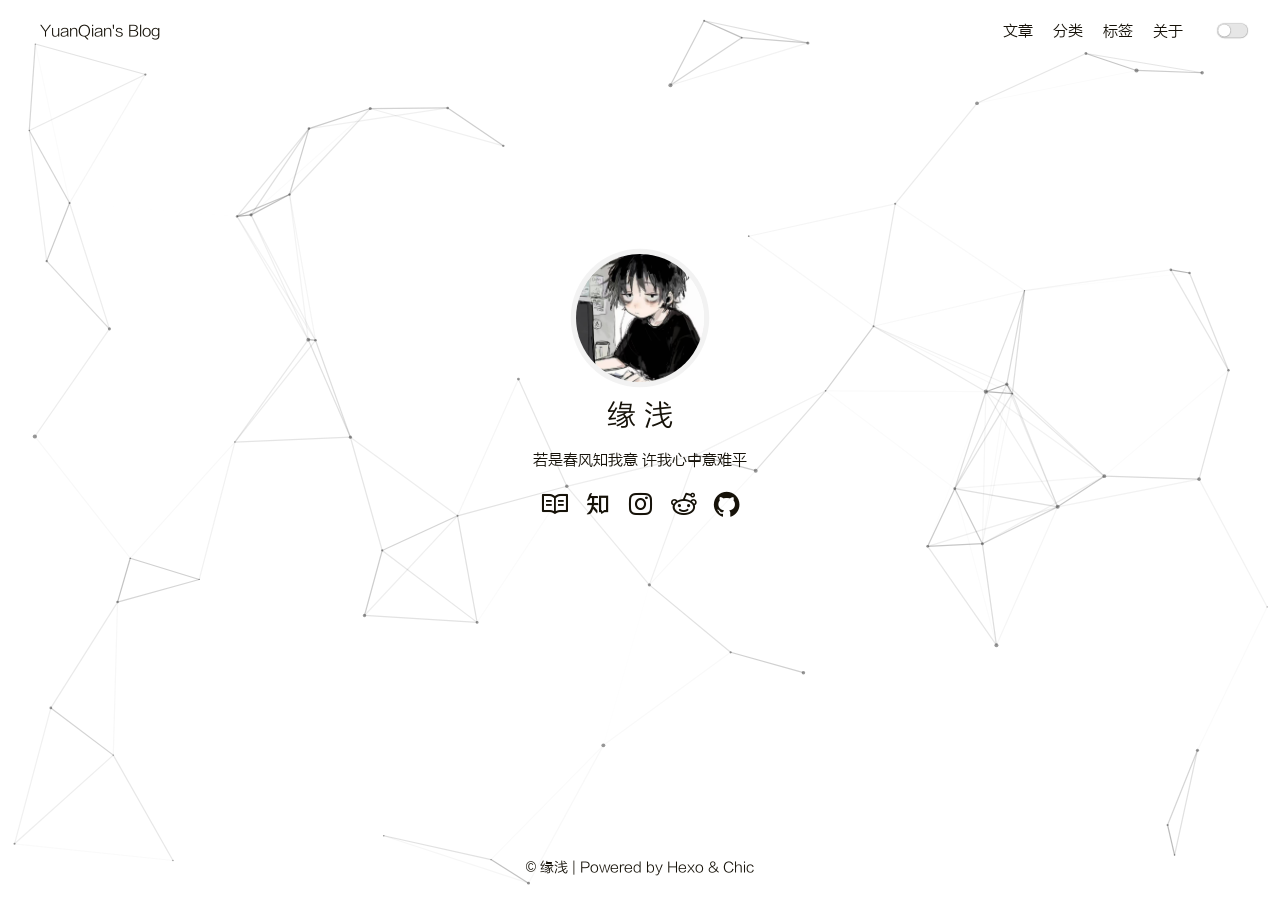
<file: index.html>
<!DOCTYPE html>
<html lang="zh-CN">

<head>
    <meta charset="UTF-8">
<meta name="viewport"
      content="width=device-width, initial-scale=1.0, maximum-scale=1.0, minimum-scale=1.0">
<meta http-equiv="X-UA-Compatible" content="ie=edge">

    <meta name="author" content="缘浅">



    <meta name="description" content="若是春风知我意 许我心中意难平">



<title>YuanQian&#39;s Blog</title>



    <link rel="icon" href="/favicon.ico">




    <!-- stylesheets list from _config.yml -->
    
    <link rel="stylesheet" href="/css/style.css">
    



    <!-- scripts list from _config.yml -->
    
    <script src="/js/script.js"></script>
    
    <script src="/js/tocbot.min.js"></script>
    
    <script src="/js/background.js"></script>
    



    
    
        
    


<meta name="generator" content="Hexo 8.1.2"></head>

<body>
    <script>
        // this function is used to check current theme before page loaded.
        (() => {
            const currentTheme = window.localStorage && window.localStorage.getItem('theme') || '';
            const isDark = currentTheme === 'dark';
            const pagebody = document.getElementsByTagName('body')[0]
            if (isDark) {
                pagebody.classList.add('dark-theme');
                // mobile
                document.getElementById("mobile-toggle-theme").innerText = "· Dark"
            } else {
                pagebody.classList.remove('dark-theme');
                // mobile
                document.getElementById("mobile-toggle-theme").innerText = "· Light"
            }
        })();
    </script>

    <div class="wrapper">
        <header>
    <nav class="navbar">
        <div class="container">
            <div class="navbar-header header-logo"><a href="/">YuanQian&#39;s Blog</a></div>
            <div class="menu navbar-right">
                
                    <a class="menu-item" href="/archives">文章</a>
                
                    <a class="menu-item" href="/category">分类</a>
                
                    <a class="menu-item" href="/tag">标签</a>
                
                    <a class="menu-item" href="/about">关于</a>
                
                <input id="switch_default" type="checkbox" class="switch_default">
                <label for="switch_default" class="toggleBtn"></label>
            </div>
        </div>
    </nav>

    
    <nav class="navbar-mobile" id="nav-mobile">
        <div class="container">
            <div class="navbar-header">
                <div>
                    <a href="/">YuanQian&#39;s Blog</a><a id="mobile-toggle-theme">·&nbsp;Light</a>
                </div>
                <div class="menu-toggle" onclick="mobileBtn()">&#9776; Menu</div>
            </div>
            <div class="menu" id="mobile-menu">
                
                    <a class="menu-item" href="/archives">文章</a>
                
                    <a class="menu-item" href="/category">分类</a>
                
                    <a class="menu-item" href="/tag">标签</a>
                
                    <a class="menu-item" href="/about">关于</a>
                
            </div>
        </div>
    </nav>

</header>
<script>
    var mobileBtn = function f() {
        var toggleMenu = document.getElementsByClassName("menu-toggle")[0];
        var mobileMenu = document.getElementById("mobile-menu");
        if(toggleMenu.classList.contains("active")){
           toggleMenu.classList.remove("active")
            mobileMenu.classList.remove("active")
        }else{
            toggleMenu.classList.add("active")
            mobileMenu.classList.add("active")
        }
    }
</script>
            <div class="main">
                
    <canvas id="bg-canvas"></canvas>
    <div class="container">
    <div class="intro">
        <div class="avatar">
            <a href="/"><img src="/image/mypicture.jpeg"></a>
        </div>
        <div class="nickname">缘 浅</div>
        <div class="description"><p>若是春风知我意 许我心中意难平</p>
</div>
        <div class="links">
            
                
                    <a class="link-item" title="Blog" href="/archives">
                        
                        
                            <i class="iconfont icon-blog"></i>
                        
                    </a>
                
                    <a class="link-item" title="ZhiHu" target="_blank" rel="noopener" href="https://www.zhihu.com/people/sirice">
                        
                        
                            <i class="iconfont icon-zhihu"></i>
                        
                    </a>
                
                    <a class="link-item" title="Instagram" href="">
                        
                        
                            <i class="iconfont icon-instagram"></i>
                        
                    </a>
                
                    <a class="link-item" title="Reddit" href="">
                        
                        
                            <i class="iconfont icon-reddit"></i>
                        
                    </a>
                
                    <a class="link-item" title="Github" target="_blank" rel="noopener" href="https://github.com/yuanqian-zyh">
                        
                        
                            <i class="iconfont icon-github"></i>
                        
                    </a>
                
            
        </div>
    </div>
</div>



            </div>
            <footer id="footer" class="footer">
    <div class="copyright">
        <span>© 缘浅 | Powered by <a href="https://hexo.io" target="_blank">Hexo</a> & <a href="https://github.com/Siricee/hexo-theme-Chic" target="_blank">Chic</a></span>
    </div>
</footer>

    </div>
</body>

</html>
</file>
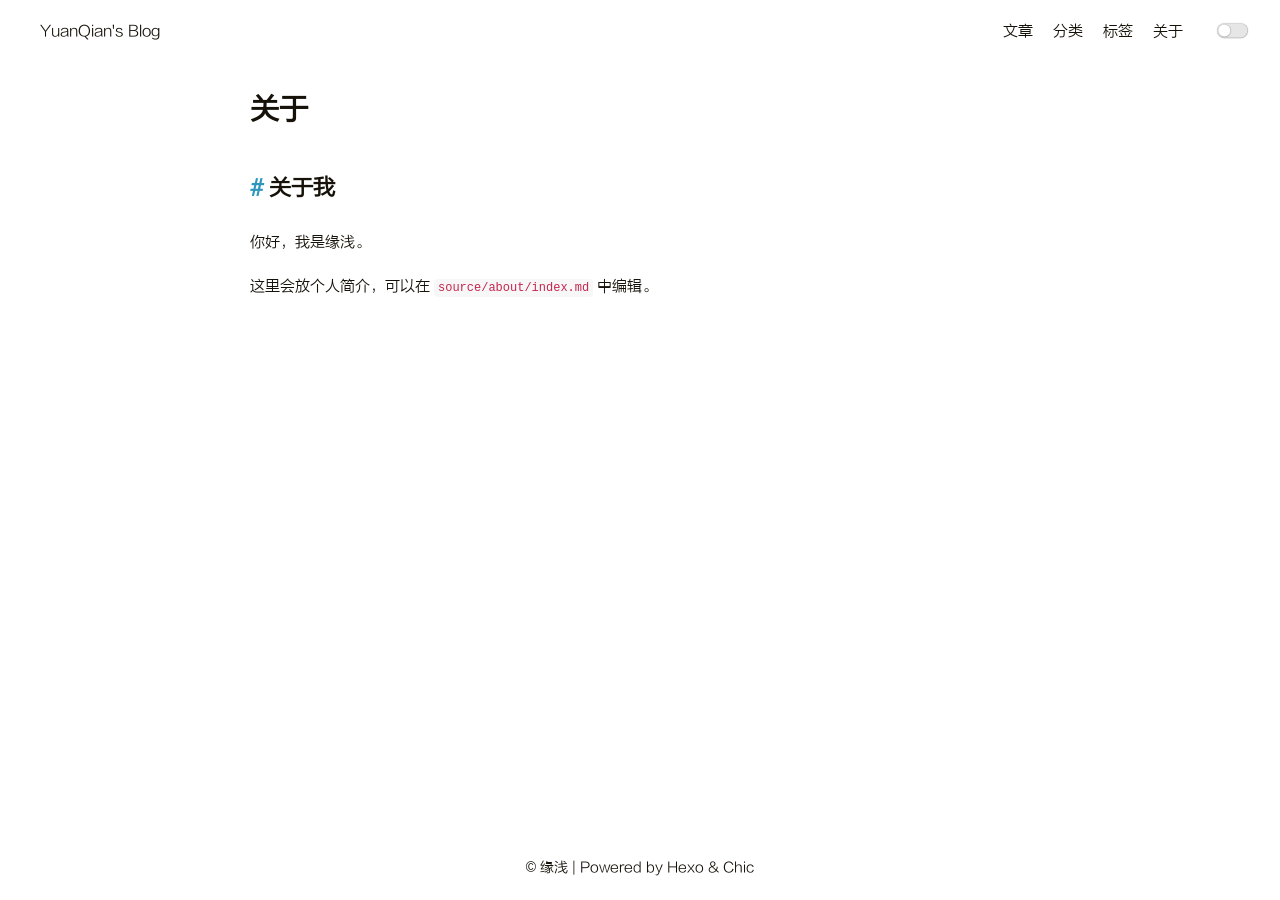
<file: about/index.html>
<!DOCTYPE html>
<html lang="zh-CN">

<head>
    <meta charset="UTF-8">
<meta name="viewport"
      content="width=device-width, initial-scale=1.0, maximum-scale=1.0, minimum-scale=1.0">
<meta http-equiv="X-UA-Compatible" content="ie=edge">

    <meta name="author" content="缘浅">



    <meta name="description" content="若是春风知我意 许我心中意难平">



<title>关于 | YuanQian&#39;s Blog</title>



    <link rel="icon" href="/favicon.ico">




    <!-- stylesheets list from _config.yml -->
    
    <link rel="stylesheet" href="/css/style.css">
    



    <!-- scripts list from _config.yml -->
    
    <script src="/js/script.js"></script>
    
    <script src="/js/tocbot.min.js"></script>
    
    <script src="/js/background.js"></script>
    



    
    
        
    


<meta name="generator" content="Hexo 8.1.2"></head>

<body>
    <script>
        // this function is used to check current theme before page loaded.
        (() => {
            const currentTheme = window.localStorage && window.localStorage.getItem('theme') || '';
            const isDark = currentTheme === 'dark';
            const pagebody = document.getElementsByTagName('body')[0]
            if (isDark) {
                pagebody.classList.add('dark-theme');
                // mobile
                document.getElementById("mobile-toggle-theme").innerText = "· Dark"
            } else {
                pagebody.classList.remove('dark-theme');
                // mobile
                document.getElementById("mobile-toggle-theme").innerText = "· Light"
            }
        })();
    </script>

    <div class="wrapper">
        <header>
    <nav class="navbar">
        <div class="container">
            <div class="navbar-header header-logo"><a href="/">YuanQian&#39;s Blog</a></div>
            <div class="menu navbar-right">
                
                    <a class="menu-item" href="/archives">文章</a>
                
                    <a class="menu-item" href="/category">分类</a>
                
                    <a class="menu-item" href="/tag">标签</a>
                
                    <a class="menu-item" href="/about">关于</a>
                
                <input id="switch_default" type="checkbox" class="switch_default">
                <label for="switch_default" class="toggleBtn"></label>
            </div>
        </div>
    </nav>

    
    <nav class="navbar-mobile" id="nav-mobile">
        <div class="container">
            <div class="navbar-header">
                <div>
                    <a href="/">YuanQian&#39;s Blog</a><a id="mobile-toggle-theme">·&nbsp;Light</a>
                </div>
                <div class="menu-toggle" onclick="mobileBtn()">&#9776; Menu</div>
            </div>
            <div class="menu" id="mobile-menu">
                
                    <a class="menu-item" href="/archives">文章</a>
                
                    <a class="menu-item" href="/category">分类</a>
                
                    <a class="menu-item" href="/tag">标签</a>
                
                    <a class="menu-item" href="/about">关于</a>
                
            </div>
        </div>
    </nav>

</header>
<script>
    var mobileBtn = function f() {
        var toggleMenu = document.getElementsByClassName("menu-toggle")[0];
        var mobileMenu = document.getElementById("mobile-menu");
        if(toggleMenu.classList.contains("active")){
           toggleMenu.classList.remove("active")
            mobileMenu.classList.remove("active")
        }else{
            toggleMenu.classList.add("active")
            mobileMenu.classList.add("active")
        }
    }
</script>
            <div class="main">
                <div class="container">
    <article class="post-wrap page">
        
        <h2 class="post-title">关于</h2>
        
        <section class="post-content">
            <h2 id="关于我"><a href="#关于我" class="headerlink" title="关于我"></a>关于我</h2><p>你好，我是缘浅。</p>
<p>这里会放个人简介，可以在 <code>source/about/index.md</code> 中编辑。</p>

        </section>
    </article>
</div>

            </div>
            <footer id="footer" class="footer">
    <div class="copyright">
        <span>© 缘浅 | Powered by <a href="https://hexo.io" target="_blank">Hexo</a> & <a href="https://github.com/Siricee/hexo-theme-Chic" target="_blank">Chic</a></span>
    </div>
</footer>

    </div>
</body>

</html>
</file>
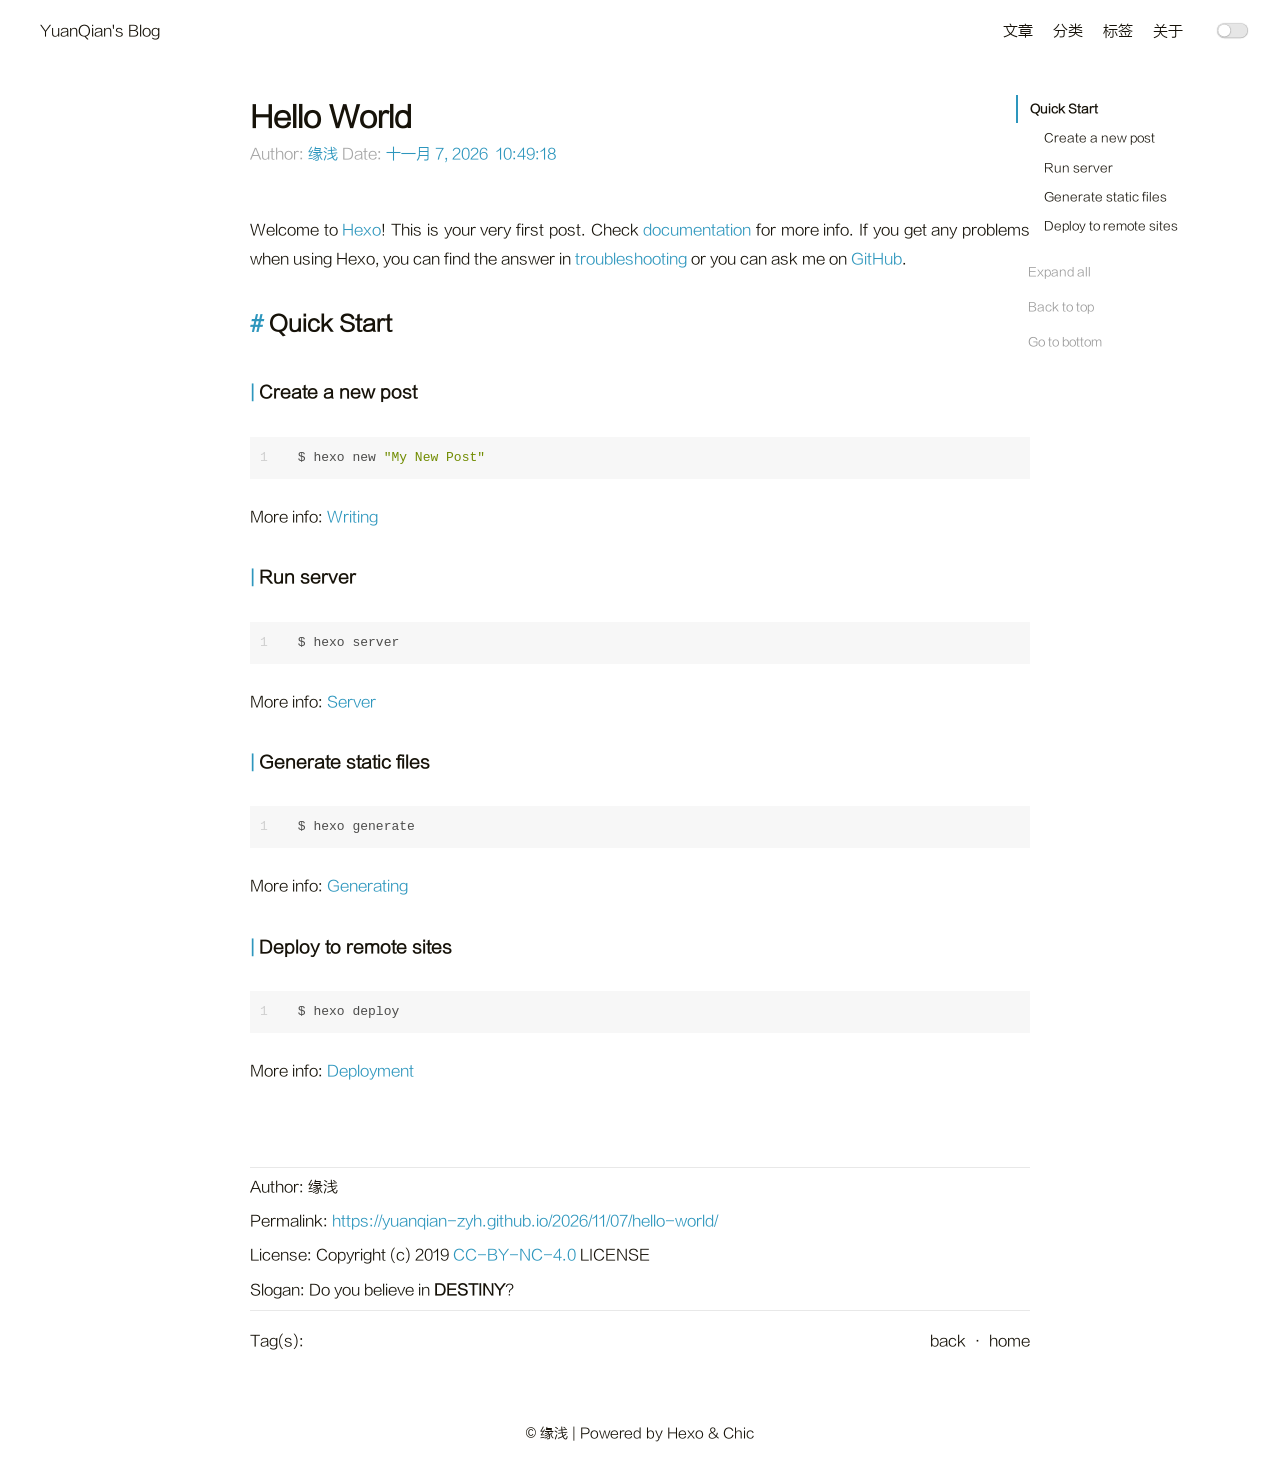
<file: 2026/11/07/hello-world/index.html>
<!DOCTYPE html>
<html lang="zh-CN">

<head>
    <meta charset="UTF-8">
<meta name="viewport"
      content="width=device-width, initial-scale=1.0, maximum-scale=1.0, minimum-scale=1.0">
<meta http-equiv="X-UA-Compatible" content="ie=edge">

    <meta name="author" content="缘浅">



    <meta name="description" content="若是春风知我意 许我心中意难平">



<title>Hello World | YuanQian&#39;s Blog</title>



    <link rel="icon" href="/favicon.ico">




    <!-- stylesheets list from _config.yml -->
    
    <link rel="stylesheet" href="/css/style.css">
    



    <!-- scripts list from _config.yml -->
    
    <script src="/js/script.js"></script>
    
    <script src="/js/tocbot.min.js"></script>
    
    <script src="/js/background.js"></script>
    



    
    
        
    


<meta name="generator" content="Hexo 8.1.2"></head>

<body>
    <script>
        // this function is used to check current theme before page loaded.
        (() => {
            const currentTheme = window.localStorage && window.localStorage.getItem('theme') || '';
            const isDark = currentTheme === 'dark';
            const pagebody = document.getElementsByTagName('body')[0]
            if (isDark) {
                pagebody.classList.add('dark-theme');
                // mobile
                document.getElementById("mobile-toggle-theme").innerText = "· Dark"
            } else {
                pagebody.classList.remove('dark-theme');
                // mobile
                document.getElementById("mobile-toggle-theme").innerText = "· Light"
            }
        })();
    </script>

    <div class="wrapper">
        <header>
    <nav class="navbar">
        <div class="container">
            <div class="navbar-header header-logo"><a href="/">YuanQian&#39;s Blog</a></div>
            <div class="menu navbar-right">
                
                    <a class="menu-item" href="/archives">文章</a>
                
                    <a class="menu-item" href="/category">分类</a>
                
                    <a class="menu-item" href="/tag">标签</a>
                
                    <a class="menu-item" href="/about">关于</a>
                
                <input id="switch_default" type="checkbox" class="switch_default">
                <label for="switch_default" class="toggleBtn"></label>
            </div>
        </div>
    </nav>

    
    <nav class="navbar-mobile" id="nav-mobile">
        <div class="container">
            <div class="navbar-header">
                <div>
                    <a href="/">YuanQian&#39;s Blog</a><a id="mobile-toggle-theme">·&nbsp;Light</a>
                </div>
                <div class="menu-toggle" onclick="mobileBtn()">&#9776; Menu</div>
            </div>
            <div class="menu" id="mobile-menu">
                
                    <a class="menu-item" href="/archives">文章</a>
                
                    <a class="menu-item" href="/category">分类</a>
                
                    <a class="menu-item" href="/tag">标签</a>
                
                    <a class="menu-item" href="/about">关于</a>
                
            </div>
        </div>
    </nav>

</header>
<script>
    var mobileBtn = function f() {
        var toggleMenu = document.getElementsByClassName("menu-toggle")[0];
        var mobileMenu = document.getElementById("mobile-menu");
        if(toggleMenu.classList.contains("active")){
           toggleMenu.classList.remove("active")
            mobileMenu.classList.remove("active")
        }else{
            toggleMenu.classList.add("active")
            mobileMenu.classList.add("active")
        }
    }
</script>
            <div class="main">
                <div class="container">
    
    
        <div class="post-toc">
    <div class="tocbot-list">
    </div>
    <div class="tocbot-list-menu">
        <a class="tocbot-toc-expand" onclick="expand_toc()">Expand all</a>
        <a onclick="go_top()">Back to top</a>
        <a onclick="go_bottom()">Go to bottom</a>
    </div>
</div>

<script>
    document.ready(
        function () {
            tocbot.init({
                tocSelector: '.tocbot-list',
                contentSelector: '.post-content',
                headingSelector: 'h1, h2, h3, h4, h5',
                collapseDepth: 1,
                orderedList: false,
                scrollSmooth: true,
            })
        }
    )

    function expand_toc() {
        var b = document.querySelector(".tocbot-toc-expand");
        tocbot.init({
            tocSelector: '.tocbot-list',
            contentSelector: '.post-content',
            headingSelector: 'h1, h2, h3, h4, h5',
            collapseDepth: 6,
            orderedList: false,
            scrollSmooth: true,
        });
        b.setAttribute("onclick", "collapse_toc()");
        b.innerHTML = "Collapse all"
    }

    function collapse_toc() {
        var b = document.querySelector(".tocbot-toc-expand");
        tocbot.init({
            tocSelector: '.tocbot-list',
            contentSelector: '.post-content',
            headingSelector: 'h1, h2, h3, h4, h5',
            collapseDepth: 1,
            orderedList: false,
            scrollSmooth: true,
        });
        b.setAttribute("onclick", "expand_toc()");
        b.innerHTML = "Expand all"
    }

    function go_top() {
        window.scrollTo(0, 0);
    }

    function go_bottom() {
        window.scrollTo(0, document.body.scrollHeight);
    }

</script>
    

    
    <article class="post-wrap">
        <header class="post-header">
            <h1 class="post-title">Hello World</h1>
            
                <div class="post-meta">
                    
                        Author: <a itemprop="author" rel="author" href="/">缘浅</a>
                    

                    
                        <span class="post-time">
                        Date: <a href="#">十一月 7, 2026&nbsp;&nbsp;10:49:18</a>
                        </span>
                    
                    
                </div>
            
        </header>

        <div class="post-content">
            <p>Welcome to <a target="_blank" rel="noopener" href="https://hexo.io/">Hexo</a>! This is your very first post. Check <a target="_blank" rel="noopener" href="https://hexo.io/docs/">documentation</a> for more info. If you get any problems when using Hexo, you can find the answer in <a target="_blank" rel="noopener" href="https://hexo.io/docs/troubleshooting.html">troubleshooting</a> or you can ask me on <a target="_blank" rel="noopener" href="https://github.com/hexojs/hexo/issues">GitHub</a>.</p>
<h2 id="Quick-Start"><a href="#Quick-Start" class="headerlink" title="Quick Start"></a>Quick Start</h2><h3 id="Create-a-new-post"><a href="#Create-a-new-post" class="headerlink" title="Create a new post"></a>Create a new post</h3><figure class="highlight bash"><table><tr><td class="gutter"><pre><span class="line">1</span><br></pre></td><td class="code"><pre><span class="line">$ hexo new <span class="string">&quot;My New Post&quot;</span></span><br></pre></td></tr></table></figure>

<p>More info: <a target="_blank" rel="noopener" href="https://hexo.io/docs/writing.html">Writing</a></p>
<h3 id="Run-server"><a href="#Run-server" class="headerlink" title="Run server"></a>Run server</h3><figure class="highlight bash"><table><tr><td class="gutter"><pre><span class="line">1</span><br></pre></td><td class="code"><pre><span class="line">$ hexo server</span><br></pre></td></tr></table></figure>

<p>More info: <a target="_blank" rel="noopener" href="https://hexo.io/docs/server.html">Server</a></p>
<h3 id="Generate-static-files"><a href="#Generate-static-files" class="headerlink" title="Generate static files"></a>Generate static files</h3><figure class="highlight bash"><table><tr><td class="gutter"><pre><span class="line">1</span><br></pre></td><td class="code"><pre><span class="line">$ hexo generate</span><br></pre></td></tr></table></figure>

<p>More info: <a target="_blank" rel="noopener" href="https://hexo.io/docs/generating.html">Generating</a></p>
<h3 id="Deploy-to-remote-sites"><a href="#Deploy-to-remote-sites" class="headerlink" title="Deploy to remote sites"></a>Deploy to remote sites</h3><figure class="highlight bash"><table><tr><td class="gutter"><pre><span class="line">1</span><br></pre></td><td class="code"><pre><span class="line">$ hexo deploy</span><br></pre></td></tr></table></figure>

<p>More info: <a target="_blank" rel="noopener" href="https://hexo.io/docs/one-command-deployment.html">Deployment</a></p>

        </div>

        
            <section class="post-copyright">
                
                    <p class="copyright-item">
                        <span>Author:</span>
                        <span>缘浅</span>
                    </p>
                
                
                    <p class="copyright-item">
                        <span>Permalink:</span>
                        <span><a href="https://yuanqian-zyh.github.io/2026/11/07/hello-world/">https://yuanqian-zyh.github.io/2026/11/07/hello-world/</a></span>
                    </p>
                
                
                    <p class="copyright-item">
                        <span>License:</span>
                        <span>Copyright (c) 2019 <a target="_blank" rel="noopener" href="http://creativecommons.org/licenses/by-nc/4.0/">CC-BY-NC-4.0</a> LICENSE</span>
                    </p>
                
                
                     <p class="copyright-item">
                         <span>Slogan:</span>
                         <span>Do you believe in <strong>DESTINY</strong>?</span>
                     </p>
                

            </section>
        
        <section class="post-tags">
            <div>
                <span>Tag(s):</span>
                <span class="tag">
                    
                </span>
            </div>
            <div>
                <a href="javascript:window.history.back();">back</a>
                <span>· </span>
                <a href="/">home</a>
            </div>
        </section>
        <section class="post-nav">
            
            
        </section>


    </article>
</div>

            </div>
            <footer id="footer" class="footer">
    <div class="copyright">
        <span>© 缘浅 | Powered by <a href="https://hexo.io" target="_blank">Hexo</a> & <a href="https://github.com/Siricee/hexo-theme-Chic" target="_blank">Chic</a></span>
    </div>
</footer>

    </div>
</body>

</html>
</file>
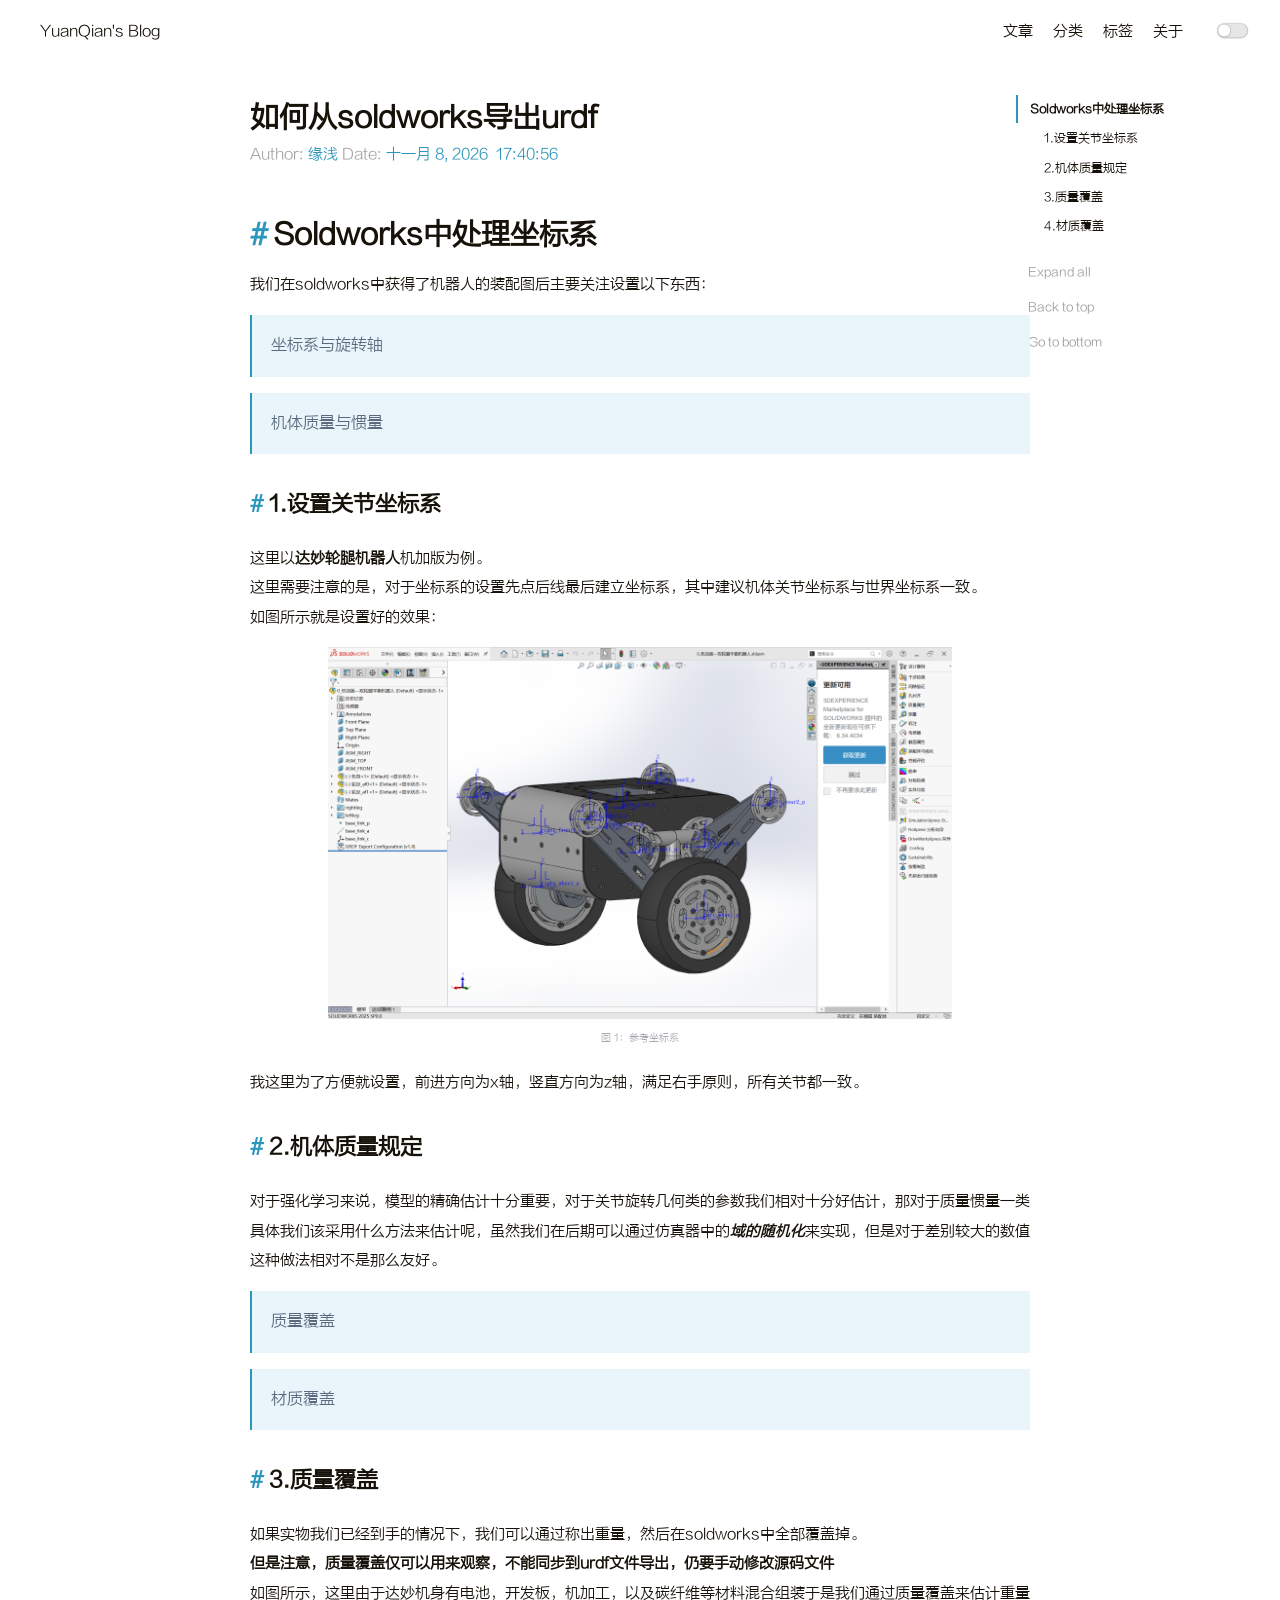
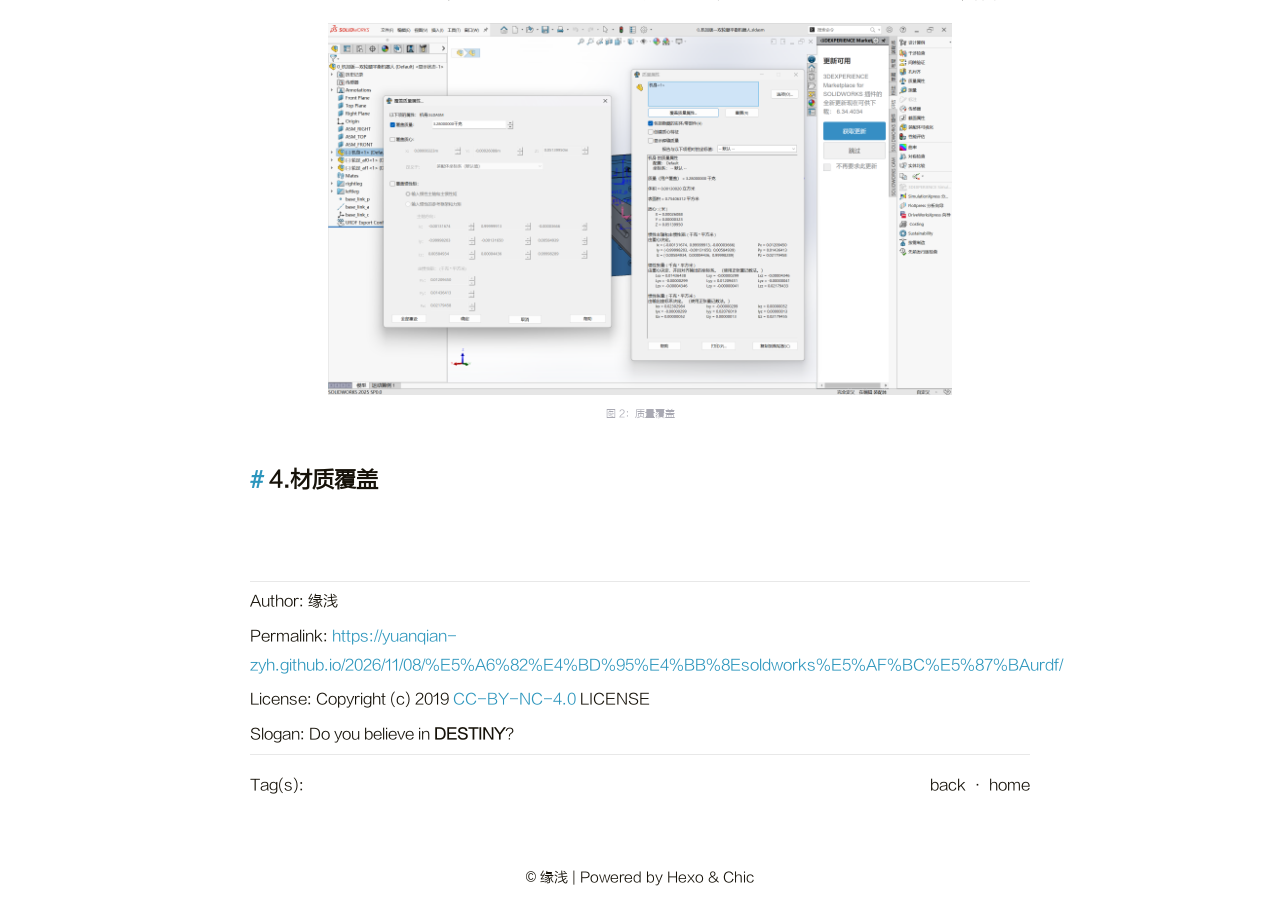
<file: 2026/11/08/如何从soldworks导出urdf/index.html>
<!DOCTYPE html>
<html lang="zh-CN">

<head>
    <meta charset="UTF-8">
<meta name="viewport"
      content="width=device-width, initial-scale=1.0, maximum-scale=1.0, minimum-scale=1.0">
<meta http-equiv="X-UA-Compatible" content="ie=edge">

    <meta name="author" content="缘浅">



    <meta name="description" content="若是春风知我意 许我心中意难平">



<title>如何从soldworks导出urdf | YuanQian&#39;s Blog</title>



    <link rel="icon" href="/favicon.ico">




    <!-- stylesheets list from _config.yml -->
    
    <link rel="stylesheet" href="/css/style.css">
    



    <!-- scripts list from _config.yml -->
    
    <script src="/js/script.js"></script>
    
    <script src="/js/tocbot.min.js"></script>
    
    <script src="/js/background.js"></script>
    



    
    
        
    


<meta name="generator" content="Hexo 8.1.2"></head>

<body>
    <script>
        // this function is used to check current theme before page loaded.
        (() => {
            const currentTheme = window.localStorage && window.localStorage.getItem('theme') || '';
            const isDark = currentTheme === 'dark';
            const pagebody = document.getElementsByTagName('body')[0]
            if (isDark) {
                pagebody.classList.add('dark-theme');
                // mobile
                document.getElementById("mobile-toggle-theme").innerText = "· Dark"
            } else {
                pagebody.classList.remove('dark-theme');
                // mobile
                document.getElementById("mobile-toggle-theme").innerText = "· Light"
            }
        })();
    </script>

    <div class="wrapper">
        <header>
    <nav class="navbar">
        <div class="container">
            <div class="navbar-header header-logo"><a href="/">YuanQian&#39;s Blog</a></div>
            <div class="menu navbar-right">
                
                    <a class="menu-item" href="/archives">文章</a>
                
                    <a class="menu-item" href="/category">分类</a>
                
                    <a class="menu-item" href="/tag">标签</a>
                
                    <a class="menu-item" href="/about">关于</a>
                
                <input id="switch_default" type="checkbox" class="switch_default">
                <label for="switch_default" class="toggleBtn"></label>
            </div>
        </div>
    </nav>

    
    <nav class="navbar-mobile" id="nav-mobile">
        <div class="container">
            <div class="navbar-header">
                <div>
                    <a href="/">YuanQian&#39;s Blog</a><a id="mobile-toggle-theme">·&nbsp;Light</a>
                </div>
                <div class="menu-toggle" onclick="mobileBtn()">&#9776; Menu</div>
            </div>
            <div class="menu" id="mobile-menu">
                
                    <a class="menu-item" href="/archives">文章</a>
                
                    <a class="menu-item" href="/category">分类</a>
                
                    <a class="menu-item" href="/tag">标签</a>
                
                    <a class="menu-item" href="/about">关于</a>
                
            </div>
        </div>
    </nav>

</header>
<script>
    var mobileBtn = function f() {
        var toggleMenu = document.getElementsByClassName("menu-toggle")[0];
        var mobileMenu = document.getElementById("mobile-menu");
        if(toggleMenu.classList.contains("active")){
           toggleMenu.classList.remove("active")
            mobileMenu.classList.remove("active")
        }else{
            toggleMenu.classList.add("active")
            mobileMenu.classList.add("active")
        }
    }
</script>
            <div class="main">
                <div class="container">
    
    
        <div class="post-toc">
    <div class="tocbot-list">
    </div>
    <div class="tocbot-list-menu">
        <a class="tocbot-toc-expand" onclick="expand_toc()">Expand all</a>
        <a onclick="go_top()">Back to top</a>
        <a onclick="go_bottom()">Go to bottom</a>
    </div>
</div>

<script>
    document.ready(
        function () {
            tocbot.init({
                tocSelector: '.tocbot-list',
                contentSelector: '.post-content',
                headingSelector: 'h1, h2, h3, h4, h5',
                collapseDepth: 1,
                orderedList: false,
                scrollSmooth: true,
            })
        }
    )

    function expand_toc() {
        var b = document.querySelector(".tocbot-toc-expand");
        tocbot.init({
            tocSelector: '.tocbot-list',
            contentSelector: '.post-content',
            headingSelector: 'h1, h2, h3, h4, h5',
            collapseDepth: 6,
            orderedList: false,
            scrollSmooth: true,
        });
        b.setAttribute("onclick", "collapse_toc()");
        b.innerHTML = "Collapse all"
    }

    function collapse_toc() {
        var b = document.querySelector(".tocbot-toc-expand");
        tocbot.init({
            tocSelector: '.tocbot-list',
            contentSelector: '.post-content',
            headingSelector: 'h1, h2, h3, h4, h5',
            collapseDepth: 1,
            orderedList: false,
            scrollSmooth: true,
        });
        b.setAttribute("onclick", "expand_toc()");
        b.innerHTML = "Expand all"
    }

    function go_top() {
        window.scrollTo(0, 0);
    }

    function go_bottom() {
        window.scrollTo(0, document.body.scrollHeight);
    }

</script>
    

    
    <article class="post-wrap">
        <header class="post-header">
            <h1 class="post-title">如何从soldworks导出urdf</h1>
            
                <div class="post-meta">
                    
                        Author: <a itemprop="author" rel="author" href="/">缘浅</a>
                    

                    
                        <span class="post-time">
                        Date: <a href="#">十一月 8, 2026&nbsp;&nbsp;17:40:56</a>
                        </span>
                    
                    
                </div>
            
        </header>

        <div class="post-content">
            <h1 id="Soldworks中处理坐标系"><a href="#Soldworks中处理坐标系" class="headerlink" title="Soldworks中处理坐标系"></a>Soldworks中处理坐标系</h1><p>我们在soldworks中获得了机器人的装配图后主要关注设置以下东西：</p>
<blockquote>
<p>坐标系与旋转轴</p>
</blockquote>
<blockquote>
<p>机体质量与惯量</p>
</blockquote>
<h2 id="1-设置关节坐标系"><a href="#1-设置关节坐标系" class="headerlink" title="1.设置关节坐标系"></a>1.设置关节坐标系</h2><p>这里以<strong>达妙轮腿机器人</strong>机加版为例。<br>这里需要注意的是，对于坐标系的设置先点后线最后建立坐标系，其中建议机体关节坐标系与世界坐标系一致。<br>如图所示就是设置好的效果：</p>
<div class="image-box">
                <img src="/images/2026-11-8/QQ20261108-180501.png" alt="参考坐标系" title="图 1：参考坐标系" class="img-large">
                <p class="image-box-title">图 1：参考坐标系</p>
            </div>

<p>我这里为了方便就设置，前进方向为x轴，竖直方向为z轴，满足右手原则，所有关节都一致。</p>
<h2 id="2-机体质量规定"><a href="#2-机体质量规定" class="headerlink" title="2.机体质量规定"></a>2.机体质量规定</h2><p>对于强化学习来说，模型的精确估计十分重要，对于关节旋转几何类的参数我们相对十分好估计，那对于质量惯量一类具体我们该采用什么方法来估计呢，虽然我们在后期可以通过仿真器中的<em><strong>域的随机化</strong></em>来实现，但是对于差别较大的数值这种做法相对不是那么友好。</p>
<blockquote>
<p>质量覆盖</p>
</blockquote>
<blockquote>
<p>材质覆盖</p>
</blockquote>
<h2 id="3-质量覆盖"><a href="#3-质量覆盖" class="headerlink" title="3.质量覆盖"></a>3.质量覆盖</h2><p>如果实物我们已经到手的情况下，我们可以通过称出重量，然后在soldworks中全部覆盖掉。<br><strong>但是注意，质量覆盖仅可以用来观察，不能同步到urdf文件导出，仍要手动修改源码文件</strong><br>如图所示，这里由于达妙机身有电池，开发板，机加工，以及碳纤维等材料混合组装于是我们通过质量覆盖来估计重量</p>
<div class="image-box">
                <img src="/images/2026-11-8/QQ20261108-184315.png" alt="质量覆盖" title="图 2：质量覆盖" class="img-large">
                <p class="image-box-title">图 2：质量覆盖</p>
            </div>

<h2 id="4-材质覆盖"><a href="#4-材质覆盖" class="headerlink" title="4.材质覆盖"></a>4.材质覆盖</h2>
        </div>

        
            <section class="post-copyright">
                
                    <p class="copyright-item">
                        <span>Author:</span>
                        <span>缘浅</span>
                    </p>
                
                
                    <p class="copyright-item">
                        <span>Permalink:</span>
                        <span><a href="https://yuanqian-zyh.github.io/2026/11/08/%E5%A6%82%E4%BD%95%E4%BB%8Esoldworks%E5%AF%BC%E5%87%BAurdf/">https://yuanqian-zyh.github.io/2026/11/08/%E5%A6%82%E4%BD%95%E4%BB%8Esoldworks%E5%AF%BC%E5%87%BAurdf/</a></span>
                    </p>
                
                
                    <p class="copyright-item">
                        <span>License:</span>
                        <span>Copyright (c) 2019 <a target="_blank" rel="noopener" href="http://creativecommons.org/licenses/by-nc/4.0/">CC-BY-NC-4.0</a> LICENSE</span>
                    </p>
                
                
                     <p class="copyright-item">
                         <span>Slogan:</span>
                         <span>Do you believe in <strong>DESTINY</strong>?</span>
                     </p>
                

            </section>
        
        <section class="post-tags">
            <div>
                <span>Tag(s):</span>
                <span class="tag">
                    
                </span>
            </div>
            <div>
                <a href="javascript:window.history.back();">back</a>
                <span>· </span>
                <a href="/">home</a>
            </div>
        </section>
        <section class="post-nav">
            
            
        </section>


    </article>
</div>

            </div>
            <footer id="footer" class="footer">
    <div class="copyright">
        <span>© 缘浅 | Powered by <a href="https://hexo.io" target="_blank">Hexo</a> & <a href="https://github.com/Siricee/hexo-theme-Chic" target="_blank">Chic</a></span>
    </div>
</footer>

    </div>
</body>

</html>
</file>
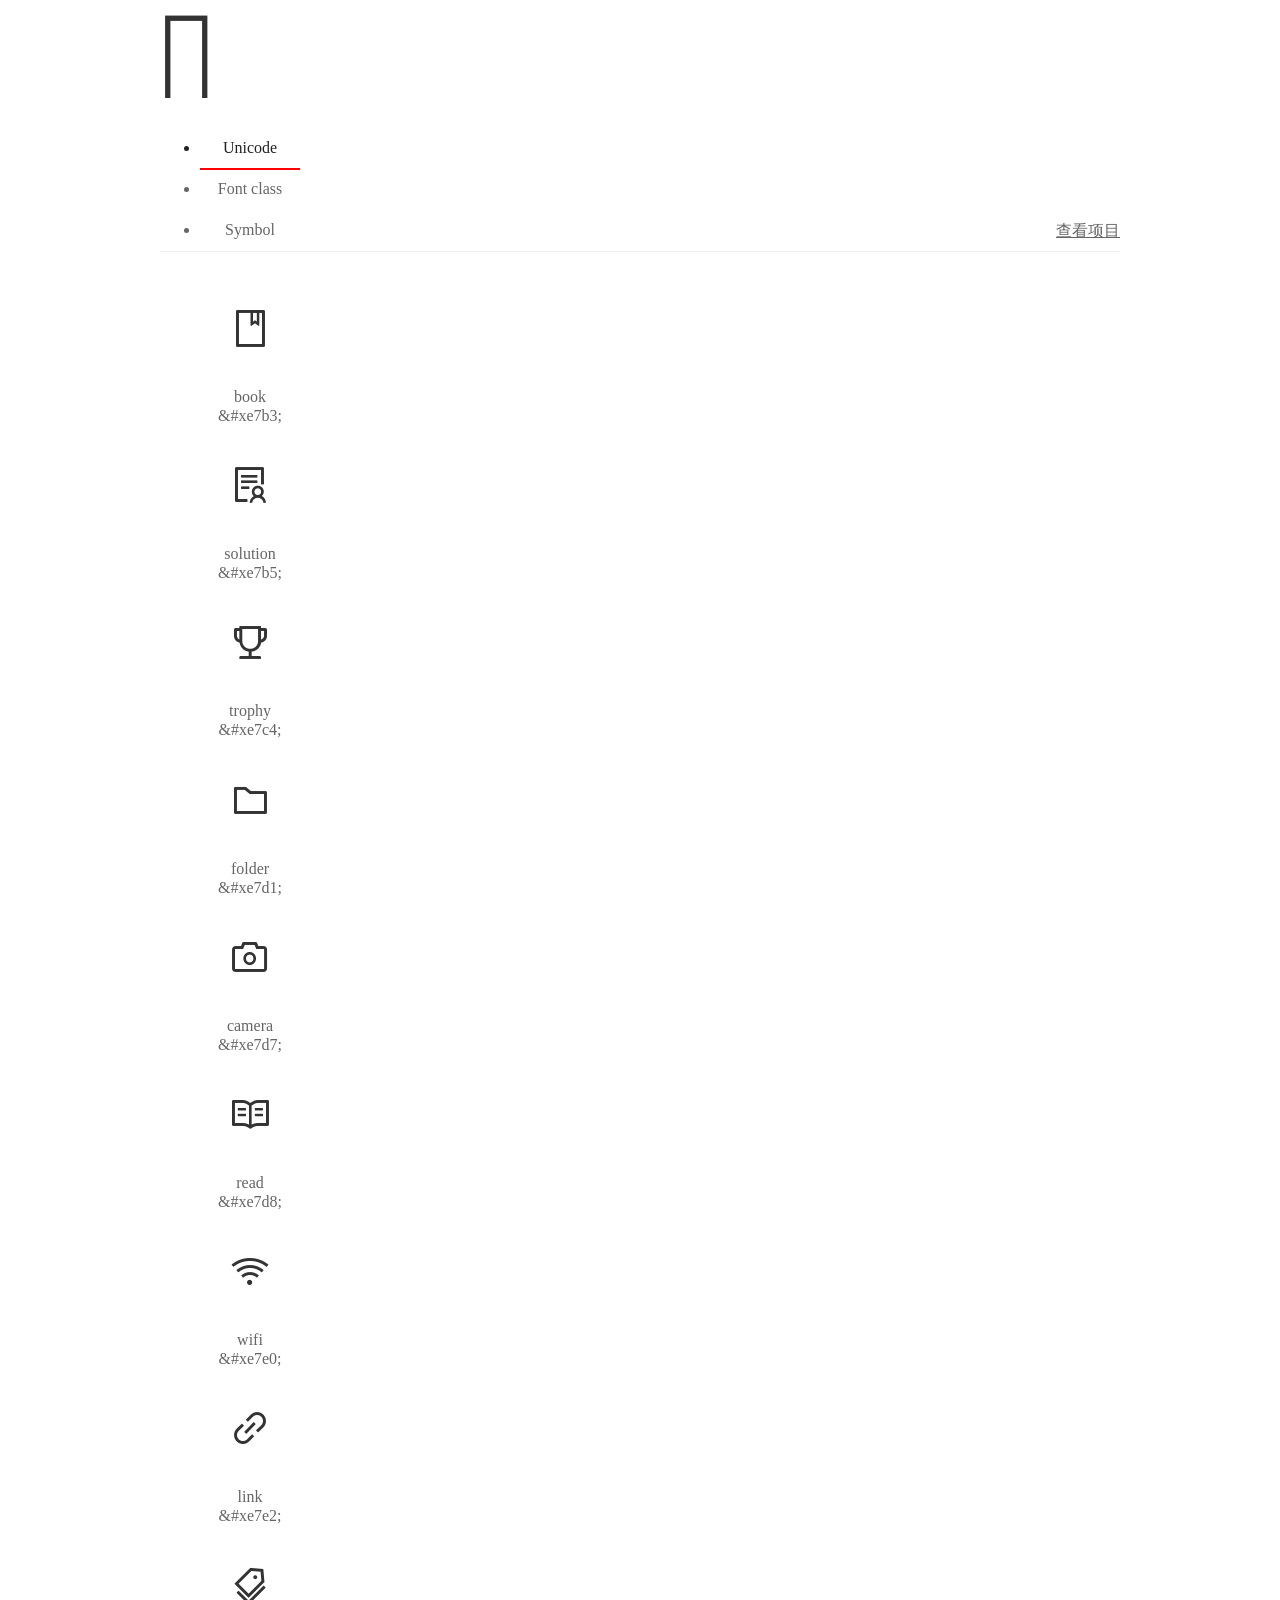
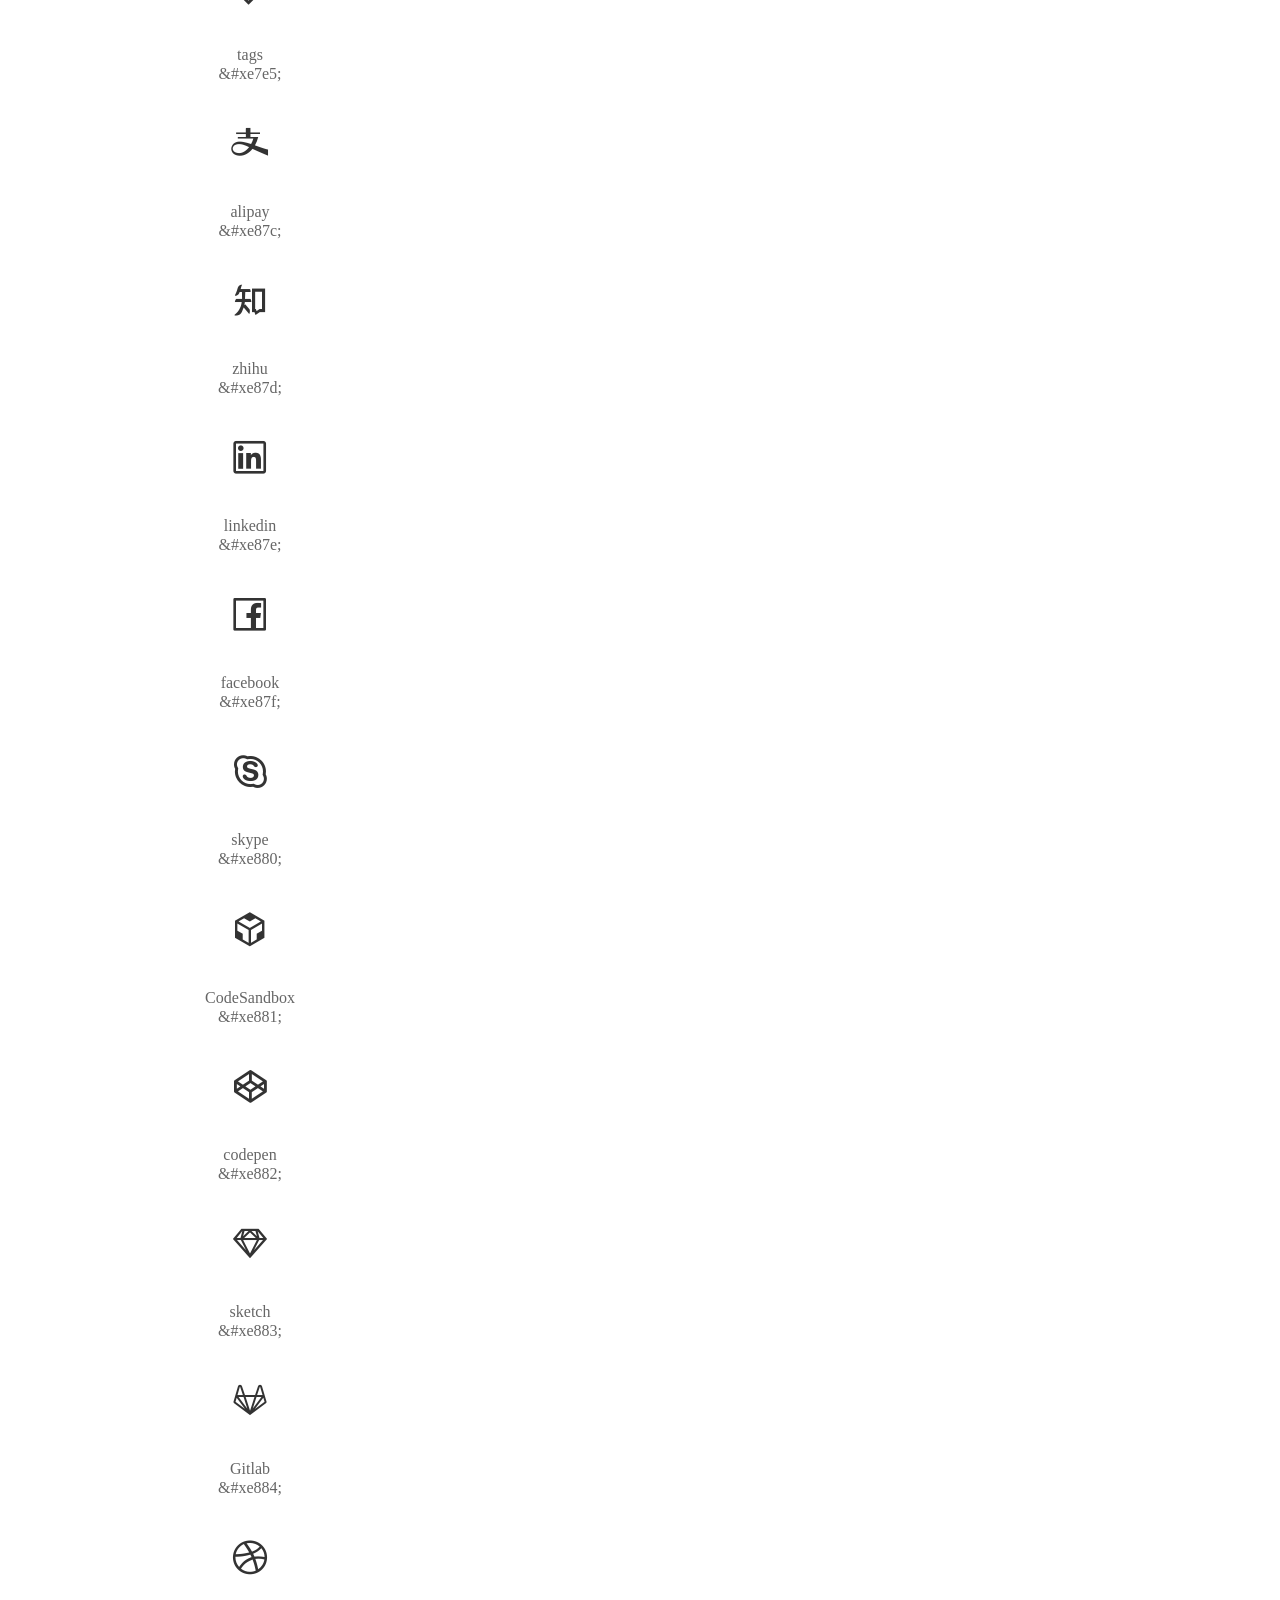
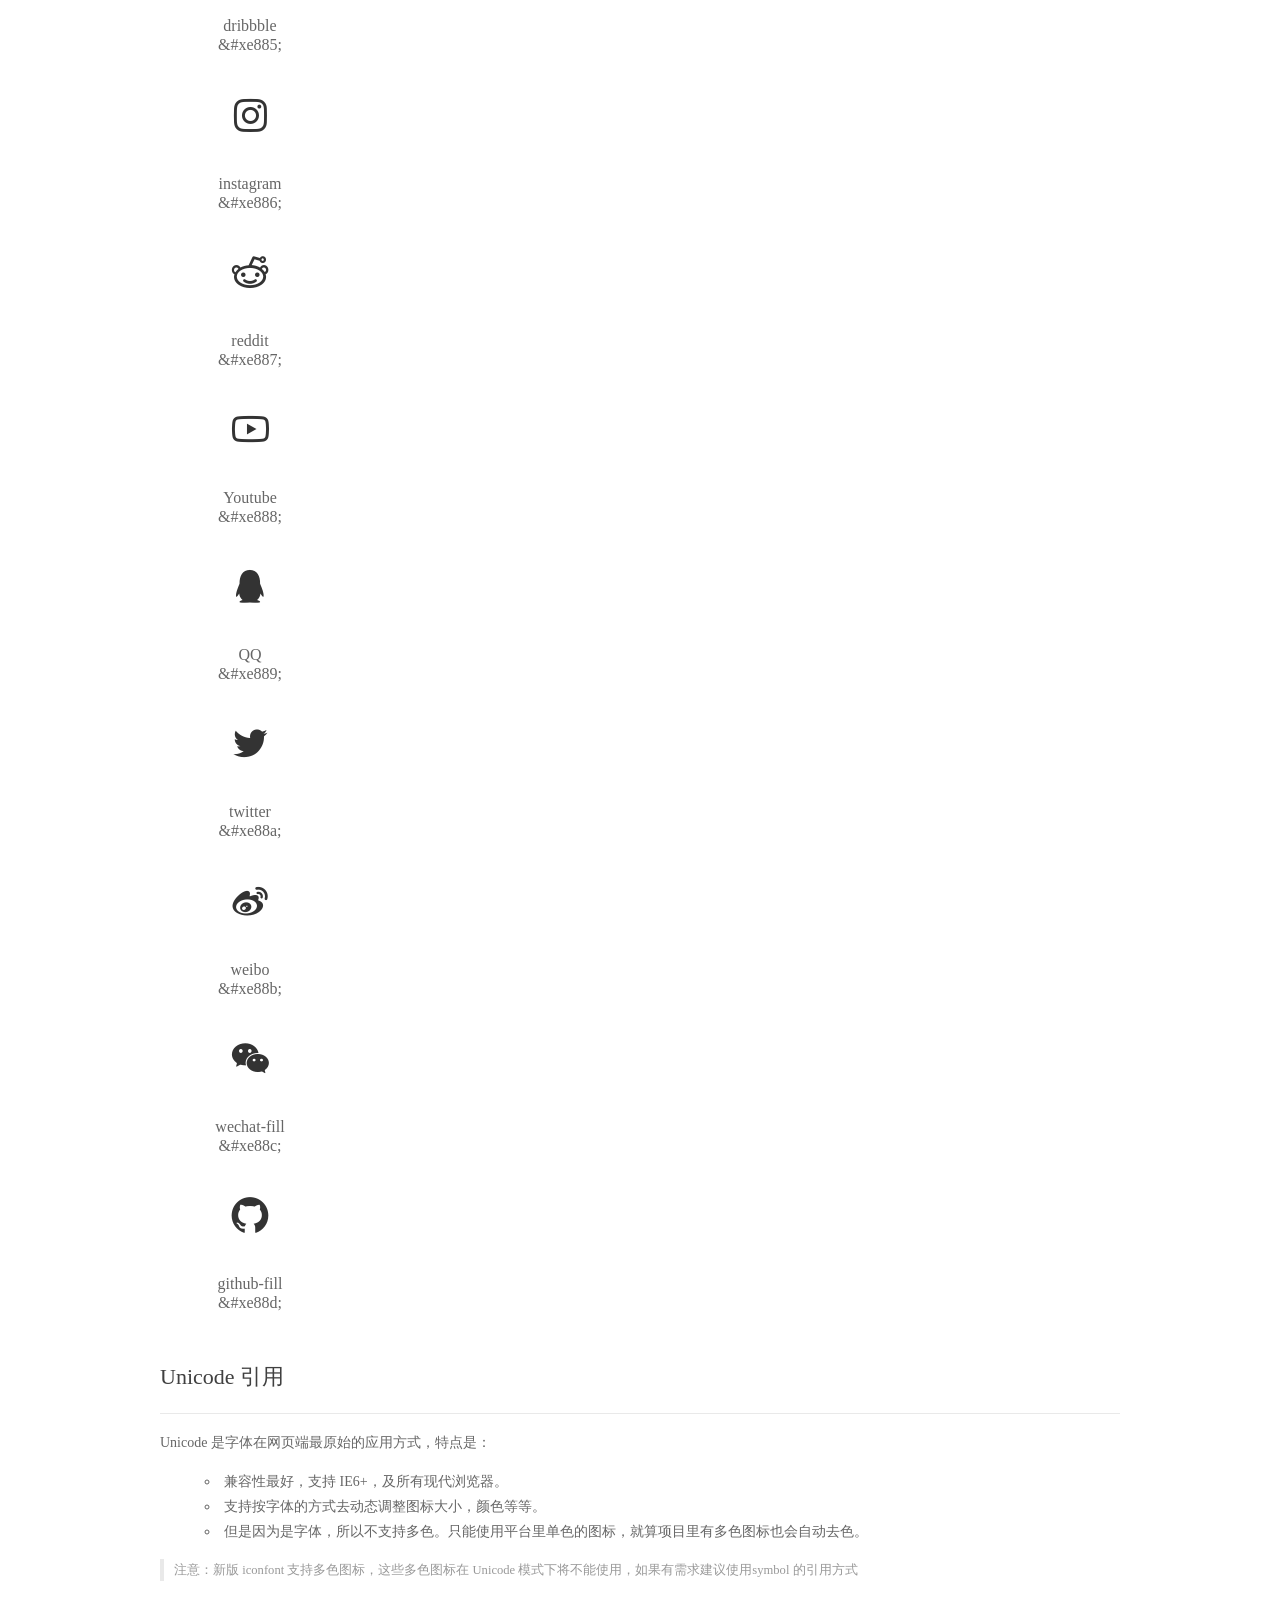
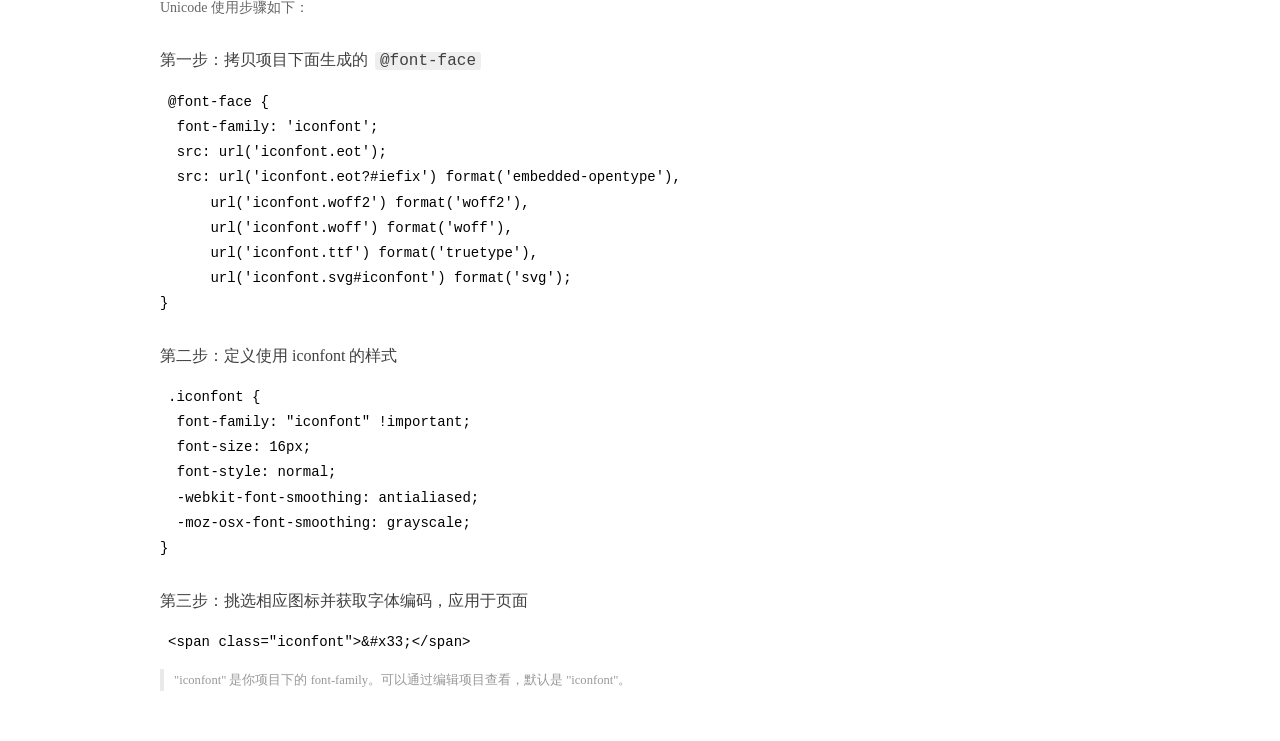
<file: fonts/iconfont/demo_index.html>
<!DOCTYPE html>
<html>
<head>
  <meta charset="utf-8"/>
  <title>IconFont Demo</title>
  <link rel="shortcut icon" href="https://gtms04.alicdn.com/tps/i4/TB1_oz6GVXXXXaFXpXXJDFnIXXX-64-64.ico" type="image/x-icon"/>
  <link rel="stylesheet" href="https://g.alicdn.com/thx/cube/1.3.2/cube.min.css">
  <link rel="stylesheet" href="demo.css">
  <link rel="stylesheet" href="iconfont.css">
  <script src="iconfont.js"></script>
  <!-- jQuery -->
  <script src="https://a1.alicdn.com/oss/uploads/2018/12/26/7bfddb60-08e8-11e9-9b04-53e73bb6408b.js"></script>
  <!-- 代码高亮 -->
  <script src="https://a1.alicdn.com/oss/uploads/2018/12/26/a3f714d0-08e6-11e9-8a15-ebf944d7534c.js"></script>
</head>
<body>
  <div class="main">
    <h1 class="logo"><a href="https://www.iconfont.cn/" title="iconfont 首页" target="_blank">&#xe86b;</a></h1>
    <div class="nav-tabs">
      <ul id="tabs" class="dib-box">
        <li class="dib active"><span>Unicode</span></li>
        <li class="dib"><span>Font class</span></li>
        <li class="dib"><span>Symbol</span></li>
      </ul>
      
      <a href="https://www.iconfont.cn/manage/index?manage_type=myprojects&projectId=1614736" target="_blank" class="nav-more">查看项目</a>
      
    </div>
    <div class="tab-container">
      <div class="content unicode" style="display: block;">
          <ul class="icon_lists dib-box">
          
            <li class="dib">
              <span class="icon iconfont">&#xe7b3;</span>
                <div class="name">book</div>
                <div class="code-name">&amp;#xe7b3;</div>
              </li>
          
            <li class="dib">
              <span class="icon iconfont">&#xe7b5;</span>
                <div class="name">solution</div>
                <div class="code-name">&amp;#xe7b5;</div>
              </li>
          
            <li class="dib">
              <span class="icon iconfont">&#xe7c4;</span>
                <div class="name">trophy</div>
                <div class="code-name">&amp;#xe7c4;</div>
              </li>
          
            <li class="dib">
              <span class="icon iconfont">&#xe7d1;</span>
                <div class="name">folder</div>
                <div class="code-name">&amp;#xe7d1;</div>
              </li>
          
            <li class="dib">
              <span class="icon iconfont">&#xe7d7;</span>
                <div class="name">camera</div>
                <div class="code-name">&amp;#xe7d7;</div>
              </li>
          
            <li class="dib">
              <span class="icon iconfont">&#xe7d8;</span>
                <div class="name">read</div>
                <div class="code-name">&amp;#xe7d8;</div>
              </li>
          
            <li class="dib">
              <span class="icon iconfont">&#xe7e0;</span>
                <div class="name">wifi</div>
                <div class="code-name">&amp;#xe7e0;</div>
              </li>
          
            <li class="dib">
              <span class="icon iconfont">&#xe7e2;</span>
                <div class="name">link</div>
                <div class="code-name">&amp;#xe7e2;</div>
              </li>
          
            <li class="dib">
              <span class="icon iconfont">&#xe7e5;</span>
                <div class="name">tags</div>
                <div class="code-name">&amp;#xe7e5;</div>
              </li>
          
            <li class="dib">
              <span class="icon iconfont">&#xe87c;</span>
                <div class="name">alipay</div>
                <div class="code-name">&amp;#xe87c;</div>
              </li>
          
            <li class="dib">
              <span class="icon iconfont">&#xe87d;</span>
                <div class="name">zhihu</div>
                <div class="code-name">&amp;#xe87d;</div>
              </li>
          
            <li class="dib">
              <span class="icon iconfont">&#xe87e;</span>
                <div class="name">linkedin</div>
                <div class="code-name">&amp;#xe87e;</div>
              </li>
          
            <li class="dib">
              <span class="icon iconfont">&#xe87f;</span>
                <div class="name">facebook</div>
                <div class="code-name">&amp;#xe87f;</div>
              </li>
          
            <li class="dib">
              <span class="icon iconfont">&#xe880;</span>
                <div class="name">skype</div>
                <div class="code-name">&amp;#xe880;</div>
              </li>
          
            <li class="dib">
              <span class="icon iconfont">&#xe881;</span>
                <div class="name">CodeSandbox</div>
                <div class="code-name">&amp;#xe881;</div>
              </li>
          
            <li class="dib">
              <span class="icon iconfont">&#xe882;</span>
                <div class="name">codepen</div>
                <div class="code-name">&amp;#xe882;</div>
              </li>
          
            <li class="dib">
              <span class="icon iconfont">&#xe883;</span>
                <div class="name">sketch</div>
                <div class="code-name">&amp;#xe883;</div>
              </li>
          
            <li class="dib">
              <span class="icon iconfont">&#xe884;</span>
                <div class="name">Gitlab</div>
                <div class="code-name">&amp;#xe884;</div>
              </li>
          
            <li class="dib">
              <span class="icon iconfont">&#xe885;</span>
                <div class="name">dribbble</div>
                <div class="code-name">&amp;#xe885;</div>
              </li>
          
            <li class="dib">
              <span class="icon iconfont">&#xe886;</span>
                <div class="name">instagram</div>
                <div class="code-name">&amp;#xe886;</div>
              </li>
          
            <li class="dib">
              <span class="icon iconfont">&#xe887;</span>
                <div class="name">reddit</div>
                <div class="code-name">&amp;#xe887;</div>
              </li>
          
            <li class="dib">
              <span class="icon iconfont">&#xe888;</span>
                <div class="name">Youtube</div>
                <div class="code-name">&amp;#xe888;</div>
              </li>
          
            <li class="dib">
              <span class="icon iconfont">&#xe889;</span>
                <div class="name">QQ</div>
                <div class="code-name">&amp;#xe889;</div>
              </li>
          
            <li class="dib">
              <span class="icon iconfont">&#xe88a;</span>
                <div class="name">twitter</div>
                <div class="code-name">&amp;#xe88a;</div>
              </li>
          
            <li class="dib">
              <span class="icon iconfont">&#xe88b;</span>
                <div class="name">weibo</div>
                <div class="code-name">&amp;#xe88b;</div>
              </li>
          
            <li class="dib">
              <span class="icon iconfont">&#xe88c;</span>
                <div class="name">wechat-fill</div>
                <div class="code-name">&amp;#xe88c;</div>
              </li>
          
            <li class="dib">
              <span class="icon iconfont">&#xe88d;</span>
                <div class="name">github-fill</div>
                <div class="code-name">&amp;#xe88d;</div>
              </li>
          
          </ul>
          <div class="article markdown">
          <h2 id="unicode-">Unicode 引用</h2>
          <hr>

          <p>Unicode 是字体在网页端最原始的应用方式，特点是：</p>
          <ul>
            <li>兼容性最好，支持 IE6+，及所有现代浏览器。</li>
            <li>支持按字体的方式去动态调整图标大小，颜色等等。</li>
            <li>但是因为是字体，所以不支持多色。只能使用平台里单色的图标，就算项目里有多色图标也会自动去色。</li>
          </ul>
          <blockquote>
            <p>注意：新版 iconfont 支持多色图标，这些多色图标在 Unicode 模式下将不能使用，如果有需求建议使用symbol 的引用方式</p>
          </blockquote>
          <p>Unicode 使用步骤如下：</p>
          <h3 id="-font-face">第一步：拷贝项目下面生成的 <code>@font-face</code></h3>
<pre><code class="language-css"
>@font-face {
  font-family: 'iconfont';
  src: url('iconfont.eot');
  src: url('iconfont.eot?#iefix') format('embedded-opentype'),
      url('iconfont.woff2') format('woff2'),
      url('iconfont.woff') format('woff'),
      url('iconfont.ttf') format('truetype'),
      url('iconfont.svg#iconfont') format('svg');
}
</code></pre>
          <h3 id="-iconfont-">第二步：定义使用 iconfont 的样式</h3>
<pre><code class="language-css"
>.iconfont {
  font-family: "iconfont" !important;
  font-size: 16px;
  font-style: normal;
  -webkit-font-smoothing: antialiased;
  -moz-osx-font-smoothing: grayscale;
}
</code></pre>
          <h3 id="-">第三步：挑选相应图标并获取字体编码，应用于页面</h3>
<pre>
<code class="language-html"
>&lt;span class="iconfont"&gt;&amp;#x33;&lt;/span&gt;
</code></pre>
          <blockquote>
            <p>"iconfont" 是你项目下的 font-family。可以通过编辑项目查看，默认是 "iconfont"。</p>
          </blockquote>
          </div>
      </div>
      <div class="content font-class">
        <ul class="icon_lists dib-box">
          
          <li class="dib">
            <span class="icon iconfont icon-publish"></span>
            <div class="name">
              book
            </div>
            <div class="code-name">.icon-publish
            </div>
          </li>
          
          <li class="dib">
            <span class="icon iconfont icon-resume"></span>
            <div class="name">
              solution
            </div>
            <div class="code-name">.icon-resume
            </div>
          </li>
          
          <li class="dib">
            <span class="icon iconfont icon-trophy"></span>
            <div class="name">
              trophy
            </div>
            <div class="code-name">.icon-trophy
            </div>
          </li>
          
          <li class="dib">
            <span class="icon iconfont icon-category"></span>
            <div class="name">
              folder
            </div>
            <div class="code-name">.icon-category
            </div>
          </li>
          
          <li class="dib">
            <span class="icon iconfont icon-gallery"></span>
            <div class="name">
              camera
            </div>
            <div class="code-name">.icon-gallery
            </div>
          </li>
          
          <li class="dib">
            <span class="icon iconfont icon-blog"></span>
            <div class="name">
              read
            </div>
            <div class="code-name">.icon-blog
            </div>
          </li>
          
          <li class="dib">
            <span class="icon iconfont icon-rss"></span>
            <div class="name">
              wifi
            </div>
            <div class="code-name">.icon-rss
            </div>
          </li>
          
          <li class="dib">
            <span class="icon iconfont icon-link"></span>
            <div class="name">
              link
            </div>
            <div class="code-name">.icon-link
            </div>
          </li>
          
          <li class="dib">
            <span class="icon iconfont icon-tags"></span>
            <div class="name">
              tags
            </div>
            <div class="code-name">.icon-tags
            </div>
          </li>
          
          <li class="dib">
            <span class="icon iconfont icon-alipay"></span>
            <div class="name">
              alipay
            </div>
            <div class="code-name">.icon-alipay
            </div>
          </li>
          
          <li class="dib">
            <span class="icon iconfont icon-zhihu"></span>
            <div class="name">
              zhihu
            </div>
            <div class="code-name">.icon-zhihu
            </div>
          </li>
          
          <li class="dib">
            <span class="icon iconfont icon-linkedin"></span>
            <div class="name">
              linkedin
            </div>
            <div class="code-name">.icon-linkedin
            </div>
          </li>
          
          <li class="dib">
            <span class="icon iconfont icon-facebook"></span>
            <div class="name">
              facebook
            </div>
            <div class="code-name">.icon-facebook
            </div>
          </li>
          
          <li class="dib">
            <span class="icon iconfont icon-skype"></span>
            <div class="name">
              skype
            </div>
            <div class="code-name">.icon-skype
            </div>
          </li>
          
          <li class="dib">
            <span class="icon iconfont icon-codesandbox"></span>
            <div class="name">
              CodeSandbox
            </div>
            <div class="code-name">.icon-codesandbox
            </div>
          </li>
          
          <li class="dib">
            <span class="icon iconfont icon-codepen"></span>
            <div class="name">
              codepen
            </div>
            <div class="code-name">.icon-codepen
            </div>
          </li>
          
          <li class="dib">
            <span class="icon iconfont icon-sketch"></span>
            <div class="name">
              sketch
            </div>
            <div class="code-name">.icon-sketch
            </div>
          </li>
          
          <li class="dib">
            <span class="icon iconfont icon-gitlab"></span>
            <div class="name">
              Gitlab
            </div>
            <div class="code-name">.icon-gitlab
            </div>
          </li>
          
          <li class="dib">
            <span class="icon iconfont icon-dribbble"></span>
            <div class="name">
              dribbble
            </div>
            <div class="code-name">.icon-dribbble
            </div>
          </li>
          
          <li class="dib">
            <span class="icon iconfont icon-instagram"></span>
            <div class="name">
              instagram
            </div>
            <div class="code-name">.icon-instagram
            </div>
          </li>
          
          <li class="dib">
            <span class="icon iconfont icon-reddit"></span>
            <div class="name">
              reddit
            </div>
            <div class="code-name">.icon-reddit
            </div>
          </li>
          
          <li class="dib">
            <span class="icon iconfont icon-youtube"></span>
            <div class="name">
              Youtube
            </div>
            <div class="code-name">.icon-youtube
            </div>
          </li>
          
          <li class="dib">
            <span class="icon iconfont icon-qq"></span>
            <div class="name">
              QQ
            </div>
            <div class="code-name">.icon-qq
            </div>
          </li>
          
          <li class="dib">
            <span class="icon iconfont icon-twitter"></span>
            <div class="name">
              twitter
            </div>
            <div class="code-name">.icon-twitter
            </div>
          </li>
          
          <li class="dib">
            <span class="icon iconfont icon-weibo"></span>
            <div class="name">
              weibo
            </div>
            <div class="code-name">.icon-weibo
            </div>
          </li>
          
          <li class="dib">
            <span class="icon iconfont icon-wechat"></span>
            <div class="name">
              wechat-fill
            </div>
            <div class="code-name">.icon-wechat
            </div>
          </li>
          
          <li class="dib">
            <span class="icon iconfont icon-github"></span>
            <div class="name">
              github-fill
            </div>
            <div class="code-name">.icon-github
            </div>
          </li>
          
        </ul>
        <div class="article markdown">
        <h2 id="font-class-">font-class 引用</h2>
        <hr>

        <p>font-class 是 Unicode 使用方式的一种变种，主要是解决 Unicode 书写不直观，语意不明确的问题。</p>
        <p>与 Unicode 使用方式相比，具有如下特点：</p>
        <ul>
          <li>兼容性良好，支持 IE8+，及所有现代浏览器。</li>
          <li>相比于 Unicode 语意明确，书写更直观。可以很容易分辨这个 icon 是什么。</li>
          <li>因为使用 class 来定义图标，所以当要替换图标时，只需要修改 class 里面的 Unicode 引用。</li>
          <li>不过因为本质上还是使用的字体，所以多色图标还是不支持的。</li>
        </ul>
        <p>使用步骤如下：</p>
        <h3 id="-fontclass-">第一步：引入项目下面生成的 fontclass 代码：</h3>
<pre><code class="language-html">&lt;link rel="stylesheet" href="./iconfont.css"&gt;
</code></pre>
        <h3 id="-">第二步：挑选相应图标并获取类名，应用于页面：</h3>
<pre><code class="language-html">&lt;span class="iconfont icon-xxx"&gt;&lt;/span&gt;
</code></pre>
        <blockquote>
          <p>"
            iconfont" 是你项目下的 font-family。可以通过编辑项目查看，默认是 "iconfont"。</p>
        </blockquote>
      </div>
      </div>
      <div class="content symbol">
          <ul class="icon_lists dib-box">
          
            <li class="dib">
                <svg class="icon svg-icon" aria-hidden="true">
                  <use xlink:href="#icon-publish"></use>
                </svg>
                <div class="name">book</div>
                <div class="code-name">#icon-publish</div>
            </li>
          
            <li class="dib">
                <svg class="icon svg-icon" aria-hidden="true">
                  <use xlink:href="#icon-resume"></use>
                </svg>
                <div class="name">solution</div>
                <div class="code-name">#icon-resume</div>
            </li>
          
            <li class="dib">
                <svg class="icon svg-icon" aria-hidden="true">
                  <use xlink:href="#icon-trophy"></use>
                </svg>
                <div class="name">trophy</div>
                <div class="code-name">#icon-trophy</div>
            </li>
          
            <li class="dib">
                <svg class="icon svg-icon" aria-hidden="true">
                  <use xlink:href="#icon-category"></use>
                </svg>
                <div class="name">folder</div>
                <div class="code-name">#icon-category</div>
            </li>
          
            <li class="dib">
                <svg class="icon svg-icon" aria-hidden="true">
                  <use xlink:href="#icon-gallery"></use>
                </svg>
                <div class="name">camera</div>
                <div class="code-name">#icon-gallery</div>
            </li>
          
            <li class="dib">
                <svg class="icon svg-icon" aria-hidden="true">
                  <use xlink:href="#icon-blog"></use>
                </svg>
                <div class="name">read</div>
                <div class="code-name">#icon-blog</div>
            </li>
          
            <li class="dib">
                <svg class="icon svg-icon" aria-hidden="true">
                  <use xlink:href="#icon-rss"></use>
                </svg>
                <div class="name">wifi</div>
                <div class="code-name">#icon-rss</div>
            </li>
          
            <li class="dib">
                <svg class="icon svg-icon" aria-hidden="true">
                  <use xlink:href="#icon-link"></use>
                </svg>
                <div class="name">link</div>
                <div class="code-name">#icon-link</div>
            </li>
          
            <li class="dib">
                <svg class="icon svg-icon" aria-hidden="true">
                  <use xlink:href="#icon-tags"></use>
                </svg>
                <div class="name">tags</div>
                <div class="code-name">#icon-tags</div>
            </li>
          
            <li class="dib">
                <svg class="icon svg-icon" aria-hidden="true">
                  <use xlink:href="#icon-alipay"></use>
                </svg>
                <div class="name">alipay</div>
                <div class="code-name">#icon-alipay</div>
            </li>
          
            <li class="dib">
                <svg class="icon svg-icon" aria-hidden="true">
                  <use xlink:href="#icon-zhihu"></use>
                </svg>
                <div class="name">zhihu</div>
                <div class="code-name">#icon-zhihu</div>
            </li>
          
            <li class="dib">
                <svg class="icon svg-icon" aria-hidden="true">
                  <use xlink:href="#icon-linkedin"></use>
                </svg>
                <div class="name">linkedin</div>
                <div class="code-name">#icon-linkedin</div>
            </li>
          
            <li class="dib">
                <svg class="icon svg-icon" aria-hidden="true">
                  <use xlink:href="#icon-facebook"></use>
                </svg>
                <div class="name">facebook</div>
                <div class="code-name">#icon-facebook</div>
            </li>
          
            <li class="dib">
                <svg class="icon svg-icon" aria-hidden="true">
                  <use xlink:href="#icon-skype"></use>
                </svg>
                <div class="name">skype</div>
                <div class="code-name">#icon-skype</div>
            </li>
          
            <li class="dib">
                <svg class="icon svg-icon" aria-hidden="true">
                  <use xlink:href="#icon-codesandbox"></use>
                </svg>
                <div class="name">CodeSandbox</div>
                <div class="code-name">#icon-codesandbox</div>
            </li>
          
            <li class="dib">
                <svg class="icon svg-icon" aria-hidden="true">
                  <use xlink:href="#icon-codepen"></use>
                </svg>
                <div class="name">codepen</div>
                <div class="code-name">#icon-codepen</div>
            </li>
          
            <li class="dib">
                <svg class="icon svg-icon" aria-hidden="true">
                  <use xlink:href="#icon-sketch"></use>
                </svg>
                <div class="name">sketch</div>
                <div class="code-name">#icon-sketch</div>
            </li>
          
            <li class="dib">
                <svg class="icon svg-icon" aria-hidden="true">
                  <use xlink:href="#icon-gitlab"></use>
                </svg>
                <div class="name">Gitlab</div>
                <div class="code-name">#icon-gitlab</div>
            </li>
          
            <li class="dib">
                <svg class="icon svg-icon" aria-hidden="true">
                  <use xlink:href="#icon-dribbble"></use>
                </svg>
                <div class="name">dribbble</div>
                <div class="code-name">#icon-dribbble</div>
            </li>
          
            <li class="dib">
                <svg class="icon svg-icon" aria-hidden="true">
                  <use xlink:href="#icon-instagram"></use>
                </svg>
                <div class="name">instagram</div>
                <div class="code-name">#icon-instagram</div>
            </li>
          
            <li class="dib">
                <svg class="icon svg-icon" aria-hidden="true">
                  <use xlink:href="#icon-reddit"></use>
                </svg>
                <div class="name">reddit</div>
                <div class="code-name">#icon-reddit</div>
            </li>
          
            <li class="dib">
                <svg class="icon svg-icon" aria-hidden="true">
                  <use xlink:href="#icon-youtube"></use>
                </svg>
                <div class="name">Youtube</div>
                <div class="code-name">#icon-youtube</div>
            </li>
          
            <li class="dib">
                <svg class="icon svg-icon" aria-hidden="true">
                  <use xlink:href="#icon-qq"></use>
                </svg>
                <div class="name">QQ</div>
                <div class="code-name">#icon-qq</div>
            </li>
          
            <li class="dib">
                <svg class="icon svg-icon" aria-hidden="true">
                  <use xlink:href="#icon-twitter"></use>
                </svg>
                <div class="name">twitter</div>
                <div class="code-name">#icon-twitter</div>
            </li>
          
            <li class="dib">
                <svg class="icon svg-icon" aria-hidden="true">
                  <use xlink:href="#icon-weibo"></use>
                </svg>
                <div class="name">weibo</div>
                <div class="code-name">#icon-weibo</div>
            </li>
          
            <li class="dib">
                <svg class="icon svg-icon" aria-hidden="true">
                  <use xlink:href="#icon-wechat"></use>
                </svg>
                <div class="name">wechat-fill</div>
                <div class="code-name">#icon-wechat</div>
            </li>
          
            <li class="dib">
                <svg class="icon svg-icon" aria-hidden="true">
                  <use xlink:href="#icon-github"></use>
                </svg>
                <div class="name">github-fill</div>
                <div class="code-name">#icon-github</div>
            </li>
          
          </ul>
          <div class="article markdown">
          <h2 id="symbol-">Symbol 引用</h2>
          <hr>

          <p>这是一种全新的使用方式，应该说这才是未来的主流，也是平台目前推荐的用法。相关介绍可以参考这篇<a href="">文章</a>
            这种用法其实是做了一个 SVG 的集合，与另外两种相比具有如下特点：</p>
          <ul>
            <li>支持多色图标了，不再受单色限制。</li>
            <li>通过一些技巧，支持像字体那样，通过 <code>font-size</code>, <code>color</code> 来调整样式。</li>
            <li>兼容性较差，支持 IE9+，及现代浏览器。</li>
            <li>浏览器渲染 SVG 的性能一般，还不如 png。</li>
          </ul>
          <p>使用步骤如下：</p>
          <h3 id="-symbol-">第一步：引入项目下面生成的 symbol 代码：</h3>
<pre><code class="language-html">&lt;script src="./iconfont.js"&gt;&lt;/script&gt;
</code></pre>
          <h3 id="-css-">第二步：加入通用 CSS 代码（引入一次就行）：</h3>
<pre><code class="language-html">&lt;style&gt;
.icon {
  width: 1em;
  height: 1em;
  vertical-align: -0.15em;
  fill: currentColor;
  overflow: hidden;
}
&lt;/style&gt;
</code></pre>
          <h3 id="-">第三步：挑选相应图标并获取类名，应用于页面：</h3>
<pre><code class="language-html">&lt;svg class="icon" aria-hidden="true"&gt;
  &lt;use xlink:href="#icon-xxx"&gt;&lt;/use&gt;
&lt;/svg&gt;
</code></pre>
          </div>
      </div>

    </div>
  </div>
  <script>
  $(document).ready(function () {
      $('.tab-container .content:first').show()

      $('#tabs li').click(function (e) {
        var tabContent = $('.tab-container .content')
        var index = $(this).index()

        if ($(this).hasClass('active')) {
          return
        } else {
          $('#tabs li').removeClass('active')
          $(this).addClass('active')

          tabContent.hide().eq(index).fadeIn()
        }
      })
    })
  </script>
</body>
</html>
</file>
<file: fonts/iconfont/demo.css>
/* Logo 字体 */
@font-face {
  font-family: "iconfont logo";
  src: url('https://at.alicdn.com/t/font_985780_km7mi63cihi.eot?t=1545807318834');
  src: url('https://at.alicdn.com/t/font_985780_km7mi63cihi.eot?t=1545807318834#iefix') format('embedded-opentype'),
    url('https://at.alicdn.com/t/font_985780_km7mi63cihi.woff?t=1545807318834') format('woff'),
    url('https://at.alicdn.com/t/font_985780_km7mi63cihi.ttf?t=1545807318834') format('truetype'),
    url('https://at.alicdn.com/t/font_985780_km7mi63cihi.svg?t=1545807318834#iconfont') format('svg');
}

.logo {
  font-family: "iconfont logo";
  font-size: 160px;
  font-style: normal;
  -webkit-font-smoothing: antialiased;
  -moz-osx-font-smoothing: grayscale;
}

/* tabs */
.nav-tabs {
  position: relative;
}

.nav-tabs .nav-more {
  position: absolute;
  right: 0;
  bottom: 0;
  height: 42px;
  line-height: 42px;
  color: #666;
}

#tabs {
  border-bottom: 1px solid #eee;
}

#tabs li {
  cursor: pointer;
  width: 100px;
  height: 40px;
  line-height: 40px;
  text-align: center;
  font-size: 16px;
  border-bottom: 2px solid transparent;
  position: relative;
  z-index: 1;
  margin-bottom: -1px;
  color: #666;
}


#tabs .active {
  border-bottom-color: #f00;
  color: #222;
}

.tab-container .content {
  display: none;
}

/* 页面布局 */
.main {
  padding: 30px 100px;
  width: 960px;
  margin: 0 auto;
}

.main .logo {
  color: #333;
  text-align: left;
  margin-bottom: 30px;
  line-height: 1;
  height: 110px;
  margin-top: -50px;
  overflow: hidden;
  *zoom: 1;
}

.main .logo a {
  font-size: 160px;
  color: #333;
}

.helps {
  margin-top: 40px;
}

.helps pre {
  padding: 20px;
  margin: 10px 0;
  border: solid 1px #e7e1cd;
  background-color: #fffdef;
  overflow: auto;
}

.icon_lists {
  width: 100% !important;
  overflow: hidden;
  *zoom: 1;
}

.icon_lists li {
  width: 100px;
  margin-bottom: 10px;
  margin-right: 20px;
  text-align: center;
  list-style: none !important;
  cursor: default;
}

.icon_lists li .code-name {
  line-height: 1.2;
}

.icon_lists .icon {
  display: block;
  height: 100px;
  line-height: 100px;
  font-size: 42px;
  margin: 10px auto;
  color: #333;
  -webkit-transition: font-size 0.25s linear, width 0.25s linear;
  -moz-transition: font-size 0.25s linear, width 0.25s linear;
  transition: font-size 0.25s linear, width 0.25s linear;
}

.icon_lists .icon:hover {
  font-size: 100px;
}

.icon_lists .svg-icon {
  /* 通过设置 font-size 来改变图标大小 */
  width: 1em;
  /* 图标和文字相邻时，垂直对齐 */
  vertical-align: -0.15em;
  /* 通过设置 color 来改变 SVG 的颜色/fill */
  fill: currentColor;
  /* path 和 stroke 溢出 viewBox 部分在 IE 下会显示
      normalize.css 中也包含这行 */
  overflow: hidden;
}

.icon_lists li .name,
.icon_lists li .code-name {
  color: #666;
}

/* markdown 样式 */
.markdown {
  color: #666;
  font-size: 14px;
  line-height: 1.8;
}

.highlight {
  line-height: 1.5;
}

.markdown img {
  vertical-align: middle;
  max-width: 100%;
}

.markdown h1 {
  color: #404040;
  font-weight: 500;
  line-height: 40px;
  margin-bottom: 24px;
}

.markdown h2,
.markdown h3,
.markdown h4,
.markdown h5,
.markdown h6 {
  color: #404040;
  margin: 1.6em 0 0.6em 0;
  font-weight: 500;
  clear: both;
}

.markdown h1 {
  font-size: 28px;
}

.markdown h2 {
  font-size: 22px;
}

.markdown h3 {
  font-size: 16px;
}

.markdown h4 {
  font-size: 14px;
}

.markdown h5 {
  font-size: 12px;
}

.markdown h6 {
  font-size: 12px;
}

.markdown hr {
  height: 1px;
  border: 0;
  background: #e9e9e9;
  margin: 16px 0;
  clear: both;
}

.markdown p {
  margin: 1em 0;
}

.markdown>p,
.markdown>blockquote,
.markdown>.highlight,
.markdown>ol,
.markdown>ul {
  width: 80%;
}

.markdown ul>li {
  list-style: circle;
}

.markdown>ul li,
.markdown blockquote ul>li {
  margin-left: 20px;
  padding-left: 4px;
}

.markdown>ul li p,
.markdown>ol li p {
  margin: 0.6em 0;
}

.markdown ol>li {
  list-style: decimal;
}

.markdown>ol li,
.markdown blockquote ol>li {
  margin-left: 20px;
  padding-left: 4px;
}

.markdown code {
  margin: 0 3px;
  padding: 0 5px;
  background: #eee;
  border-radius: 3px;
}

.markdown strong,
.markdown b {
  font-weight: 600;
}

.markdown>table {
  border-collapse: collapse;
  border-spacing: 0px;
  empty-cells: show;
  border: 1px solid #e9e9e9;
  width: 95%;
  margin-bottom: 24px;
}

.markdown>table th {
  white-space: nowrap;
  color: #333;
  font-weight: 600;
}

.markdown>table th,
.markdown>table td {
  border: 1px solid #e9e9e9;
  padding: 8px 16px;
  text-align: left;
}

.markdown>table th {
  background: #F7F7F7;
}

.markdown blockquote {
  font-size: 90%;
  color: #999;
  border-left: 4px solid #e9e9e9;
  padding-left: 0.8em;
  margin: 1em 0;
}

.markdown blockquote p {
  margin: 0;
}

.markdown .anchor {
  opacity: 0;
  transition: opacity 0.3s ease;
  margin-left: 8px;
}

.markdown .waiting {
  color: #ccc;
}

.markdown h1:hover .anchor,
.markdown h2:hover .anchor,
.markdown h3:hover .anchor,
.markdown h4:hover .anchor,
.markdown h5:hover .anchor,
.markdown h6:hover .anchor {
  opacity: 1;
  display: inline-block;
}

.markdown>br,
.markdown>p>br {
  clear: both;
}


.hljs {
  display: block;
  background: white;
  padding: 0.5em;
  color: #333333;
  overflow-x: auto;
}

.hljs-comment,
.hljs-meta {
  color: #969896;
}

.hljs-string,
.hljs-variable,
.hljs-template-variable,
.hljs-strong,
.hljs-emphasis,
.hljs-quote {
  color: #df5000;
}

.hljs-keyword,
.hljs-selector-tag,
.hljs-type {
  color: #a71d5d;
}

.hljs-literal,
.hljs-symbol,
.hljs-bullet,
.hljs-attribute {
  color: #0086b3;
}

.hljs-section,
.hljs-name {
  color: #63a35c;
}

.hljs-tag {
  color: #333333;
}

.hljs-title,
.hljs-attr,
.hljs-selector-id,
.hljs-selector-class,
.hljs-selector-attr,
.hljs-selector-pseudo {
  color: #795da3;
}

.hljs-addition {
  color: #55a532;
  background-color: #eaffea;
}

.hljs-deletion {
  color: #bd2c00;
  background-color: #ffecec;
}

.hljs-link {
  text-decoration: underline;
}

/* 代码高亮 */
/* PrismJS 1.15.0
https://prismjs.com/download.html#themes=prism&languages=markup+css+clike+javascript */
/**
 * prism.js default theme for JavaScript, CSS and HTML
 * Based on dabblet (http://dabblet.com)
 * @author Lea Verou
 */
code[class*="language-"],
pre[class*="language-"] {
  color: black;
  background: none;
  text-shadow: 0 1px white;
  font-family: Consolas, Monaco, 'Andale Mono', 'Ubuntu Mono', monospace;
  text-align: left;
  white-space: pre;
  word-spacing: normal;
  word-break: normal;
  word-wrap: normal;
  line-height: 1.5;

  -moz-tab-size: 4;
  -o-tab-size: 4;
  tab-size: 4;

  -webkit-hyphens: none;
  -moz-hyphens: none;
  -ms-hyphens: none;
  hyphens: none;
}

pre[class*="language-"]::-moz-selection,
pre[class*="language-"] ::-moz-selection,
code[class*="language-"]::-moz-selection,
code[class*="language-"] ::-moz-selection {
  text-shadow: none;
  background: #b3d4fc;
}

pre[class*="language-"]::selection,
pre[class*="language-"] ::selection,
code[class*="language-"]::selection,
code[class*="language-"] ::selection {
  text-shadow: none;
  background: #b3d4fc;
}

@media print {

  code[class*="language-"],
  pre[class*="language-"] {
    text-shadow: none;
  }
}

/* Code blocks */
pre[class*="language-"] {
  padding: 1em;
  margin: .5em 0;
  overflow: auto;
}

:not(pre)>code[class*="language-"],
pre[class*="language-"] {
  background: #f5f2f0;
}

/* Inline code */
:not(pre)>code[class*="language-"] {
  padding: .1em;
  border-radius: .3em;
  white-space: normal;
}

.token.comment,
.token.prolog,
.token.doctype,
.token.cdata {
  color: slategray;
}

.token.punctuation {
  color: #999;
}

.namespace {
  opacity: .7;
}

.token.property,
.token.tag,
.token.boolean,
.token.number,
.token.constant,
.token.symbol,
.token.deleted {
  color: #905;
}

.token.selector,
.token.attr-name,
.token.string,
.token.char,
.token.builtin,
.token.inserted {
  color: #690;
}

.token.operator,
.token.entity,
.token.url,
.language-css .token.string,
.style .token.string {
  color: #9a6e3a;
  background: hsla(0, 0%, 100%, .5);
}

.token.atrule,
.token.attr-value,
.token.keyword {
  color: #07a;
}

.token.function,
.token.class-name {
  color: #DD4A68;
}

.token.regex,
.token.important,
.token.variable {
  color: #e90;
}

.token.important,
.token.bold {
  font-weight: bold;
}

.token.italic {
  font-style: italic;
}

.token.entity {
  cursor: help;
}
</file>
<file: fonts/iconfont/iconfont.css>
@font-face {font-family: "iconfont";
  src: url('iconfont.eot?t=1585328536727'); /* IE9 */
  src: url('iconfont.eot?t=1585328536727#iefix') format('embedded-opentype'), /* IE6-IE8 */
  url('[data-uri]') format('woff2'),
  url('iconfont.woff?t=1585328536727') format('woff'),
  url('iconfont.ttf?t=1585328536727') format('truetype'), /* chrome, firefox, opera, Safari, Android, iOS 4.2+ */
  url('iconfont.svg?t=1585328536727#iconfont') format('svg'); /* iOS 4.1- */
}

.iconfont {
  font-family: "iconfont" !important;
  font-size: 16px;
  font-style: normal;
  -webkit-font-smoothing: antialiased;
  -moz-osx-font-smoothing: grayscale;
}

.icon-publish:before {
  content: "\e7b3";
}

.icon-resume:before {
  content: "\e7b5";
}

.icon-trophy:before {
  content: "\e7c4";
}

.icon-category:before {
  content: "\e7d1";
}

.icon-gallery:before {
  content: "\e7d7";
}

.icon-blog:before {
  content: "\e7d8";
}

.icon-rss:before {
  content: "\e7e0";
}

.icon-link:before {
  content: "\e7e2";
}

.icon-tags:before {
  content: "\e7e5";
}

.icon-alipay:before {
  content: "\e87c";
}

.icon-zhihu:before {
  content: "\e87d";
}

.icon-linkedin:before {
  content: "\e87e";
}

.icon-facebook:before {
  content: "\e87f";
}

.icon-skype:before {
  content: "\e880";
}

.icon-codesandbox:before {
  content: "\e881";
}

.icon-codepen:before {
  content: "\e882";
}

.icon-sketch:before {
  content: "\e883";
}

.icon-gitlab:before {
  content: "\e884";
}

.icon-dribbble:before {
  content: "\e885";
}

.icon-instagram:before {
  content: "\e886";
}

.icon-reddit:before {
  content: "\e887";
}

.icon-youtube:before {
  content: "\e888";
}

.icon-qq:before {
  content: "\e889";
}

.icon-twitter:before {
  content: "\e88a";
}

.icon-weibo:before {
  content: "\e88b";
}

.icon-wechat:before {
  content: "\e88c";
}

.icon-github:before {
  content: "\e88d";
}
</file>
<file: css/style.css>
/* normalize.css v8.0.0 | MIT License | github.com/necolas/normalize.css */
html {
  line-height: 1.15 /* 1 */;
  -webkit-text-size-adjust: 100% /* 2 */;
}
body {
  margin: 0;
}
h1 {
  font-size: 2em;
  margin: 0.67em 0;
}
hr {
  box-sizing: content-box /* 1 */;
  height: 0 /* 1 */;
  overflow: visible /* 2 */;
}
pre {
  font-family: monospace, monospace /* 1 */;
  font-size: 1em /* 2 */;
}
a {
  background-color: transparent;
}
abbr[title] {
  border-bottom: none /* 1 */;
  text-decoration: underline /* 2 */;
  text-decoration: underline dotted /* 2 */;
}
b,
strong {
  font-weight: bolder;
}
code,
kbd,
samp {
  font-family: monospace, monospace /* 1 */;
  font-size: 1em /* 2 */;
}
small {
  font-size: 80%;
}
sub,
sup {
  font-size: 75%;
  line-height: 0;
  position: relative;
  vertical-align: baseline;
}
sub {
  bottom: -0.25em;
}
sup {
  top: -0.5em;
}
img {
  border-style: none;
}
button,
input,
optgroup,
select,
textarea {
  font-family: inherit /* 1 */;
  font-size: 100% /* 1 */;
  line-height: 1.15 /* 1 */;
  margin: 0 /* 2 */;
}
button,
input {
  overflow: visible;
}
button,
select {
  text-transform: none;
}
button,
[type="button"],
[type="reset"],
[type="submit"] {
  -webkit-appearance: button;
}
button::-moz-focus-inner,
[type="button"]::-moz-focus-inner,
[type="reset"]::-moz-focus-inner,
[type="submit"]::-moz-focus-inner {
  border-style: none;
  padding: 0;
}
button:-moz-focusring,
[type="button"]-moz-focusring,
[type="reset"]-moz-focusring,
[type="submit"]-moz-focusring {
  outline: 1px dotted ButtonText;
}
fieldset {
  padding: 0.35em 0.75em 0.625em;
}
legend {
  box-sizing: border-box /* 1 */;
  color: inherit /* 2 */;
  display: table /* 1 */;
  max-width: 100% /* 1 */;
  padding: 0 /* 3 */;
  white-space: normal /* 1 */;
}
progress {
  vertical-align: baseline;
}
textarea {
  overflow: auto;
}
[type="checkbox"],
[type="radio"] {
  box-sizing: border-box /* 1 */;
  padding: 0 /* 2 */;
}
[type="number"]::-webkit-inner-spin-button,
[type="number"]::-webkit-outer-spin-button {
  height: auto;
}
[type="search"] {
  -webkit-appearance: textfield /* 1 */;
  outline-offset: -2px /* 2 */;
}
[type="search"]::-webkit-search-decoration {
  -webkit-appearance: none;
}
::-webkit-file-upload-button {
  -webkit-appearance: button /* 1 */;
  font: inherit /* 2 */;
}
details {
  display: block;
}
summary {
  display: list-item;
}
template {
  display: none;
}
[hidden] {
  display: none;
}
@font-face {
  font-family: 'lanting';
  src: url("../fonts/lanting/lanting.eot"); /* IE9 */
  src: url("../fonts/lanting/lanting.eot?#iefix") format('embedded-opentype'), /* IE6-IE8 */ url("../fonts/lanting/lanting.woff2") format('woff2'), url("../fonts/lanting/lanting.woff") format('woff'), url("../fonts/lanting/lanting.ttf") format('truetype'); /* chrome, firefox, opera, Safari, Android, iOS 4.2+ */
  font-weight: 300;
  font-display: swap;
}
html {
  font-family: 'Microsoft YaHei', 'PingFang SC', 'lanting', Lantinghei SC, 'Segoe UI', Arial, sans-serif;
}
html::-webkit-scrollbar {
  width: 8px;
  height: 8px;
}
html::-webkit-scrollbar-thumb {
  height: 40px;
  background-color: #eee;
  border-radius: 16px;
}
html::-webkit-scrollbar-thumb:hover {
  background-color: #ddd;
}
body {
  font-size: 11pt;
  font-weight: normal;
  line-height: 2em;
  overflow: overlay;
  background-color: #fff;
  color: #161209;
  transition: color 0.2s ease, border-color 0.2s ease, background 0.2s ease, opacity 0.2s ease;
}
body:before {
  content: "";
  background-repeat: no-repeat;
  background-position: center;
  opacity: 0.05;
  position: fixed;
  top: 0;
  left: 0;
  width: 100%;
  height: 100%;
  z-index: -1;
}
body.dark-theme {
  background-color: #292a2d;
  color: #a9a9b3;
  transition: color 0.2s ease, border-color 0.2s ease, background 0.2s ease, opacity 0.2s ease;
}
a {
  color: #161209;
  text-decoration: none;
  transition: color 0.2s ease, border-color 0.2s ease, background 0.2s ease, opacity 0.2s ease;
  cursor: pointer;
}
a:hover {
  color: #2d96bd;
  text-decoration: none;
  transition: color 0.2s ease, border-color 0.2s ease, background 0.2s ease, opacity 0.2s ease;
}
.dark-theme a {
  color: #a9a9b3;
  text-decoration: none;
  transition: color 0.2s ease, border-color 0.2s ease, background 0.2s ease, opacity 0.2s ease;
}
.dark-theme a:hover {
  color: #fff;
  text-decoration: none;
  transition: color 0.2s ease, border-color 0.2s ease, background 0.2s ease, opacity 0.2s ease;
}
.wrapper {
  display: flex;
  flex-direction: column;
  min-height: 100vh;
  width: 100%;
}
.navbar {
  height: 4rem;
  line-height: 4rem;
  width: 100%;
}
.navbar .container {
  width: auto;
  max-width: 1200px;
  text-align: center;
  margin: 0 auto;
  display: flex;
  justify-content: space-between;
}
.main {
  flex-grow: 1;
  flex-shrink: 0;
  flex-basis: auto;
}
.container {
  padding-left: 1em;
  padding-right: 1em;
}
.footer {
  height: 4rem;
  width: 100%;
  text-align: center;
  line-height: 4rem;
  padding-top: 2em;
}
@charset "utf-8";

/*input css begin*/
*{
    -webkit-tap-highlight-color: rgba(0,0,0,0);
}
/* input[type="checkbox"],input[type="radio"]{
    display: none;
    width: 0;
    height: 0;
    visibility: hidden;
} */
input[type="checkbox"]:checked + label:after{
    transition: all 0.3s ease-in;
}
input[type="checkbox"]:not(:checked) + label:after {
    transition: all 0.3s ease-out;
}
input[type="checkbox"]:checked + label,
input[type="checkbox"]:not(:checked) + label{
    transition: all 0.3s ease-in-out;
}
input[type="checkbox"]:checked + label:before,input[type="checkbox"]:checked + label i:before,input[type="checkbox"]:not(:checked) + label i:before,
input[type="checkbox"]:checked + label i:after,input[type="checkbox"]:not(:checked) + label i:after,input[type="checkbox"]:not(:checked) + label:before{
    transition: all 0.3s ease-in-out;
}
input[type="radio"]:checked + label:after,
input[type="radio"]:not(:checked) + label:after {
    transition: all 0.3s ease-in-out;
}
.switch_default[type="checkbox"]{
    display: none;
}
.switch_default + label{
     background-color: #e6e6e6;
     border-radius:7px;
     cursor: pointer;
     display: inline-block;
     height: 14px;
     position: relative;
     box-shadow: 0.2px 0.2px 1px 0.5px rgb(180,180,180);
     width: 30px;
 }
.switch_default + label:after{
    background-color: #fff;
    border-radius: 50%;
    content: "";
    height: 12px;
    left: 1px;
    position: absolute;
    top: .5px;
    width: 12px;
    box-shadow: 0.2px 0.2px 1px 0.5px rgb(180,180,180);
}
.switch_default:checked + label{
    background-color: #1ABC9C;
    box-shadow:none;
}
.switch_default:checked + label:after{
    left: 17px;
}

/*.switch_default + label{*/
/*    background-color: #e6e6e6;*/
/*    border-radius:12px;*/
/*    cursor: pointer;*/
/*    display: inline-block;*/
/*    height: 24px;*/
/*    position: relative;*/
/*    box-shadow: 0.2px 0.2px 1px 0.5px rgb(180,180,180);*/
/*    width: 52px;*/
/*}*/
/*.switch_default + label:after{*/
/*    background-color: #fff;*/
/*    border-radius: 50%;*/
/*    content: "";*/
/*    height: 22px;*/
/*    left: 1px;*/
/*    position: absolute;*/
/*    top: 1px;*/
/*    width: 22px;*/
/*    box-shadow: 0.2px 0.2px 1px 0.5px rgb(180,180,180);*/
/*}*/
/*.switch_default:checked + label{*/
/*    background-color: #1ABC9C;*/
/*    box-shadow:none;*/
/*}*/
/*.switch_default:checked + label:after{*/
/*    left: 29px;*/
/*}*/
@font-face {font-family: "iconfont";
  src: url('iconfont.eot?t=1585328536727'); /* IE9 */
  src: url('iconfont.eot?t=1585328536727#iefix') format('embedded-opentype'), /* IE6-IE8 */
  url('[data-uri]') format('woff2'),
  url('iconfont.woff?t=1585328536727') format('woff'),
  url('iconfont.ttf?t=1585328536727') format('truetype'), /* chrome, firefox, opera, Safari, Android, iOS 4.2+ */
  url('iconfont.svg?t=1585328536727#iconfont') format('svg'); /* iOS 4.1- */
}

.iconfont {
  font-family: "iconfont" !important;
  font-size: 16px;
  font-style: normal;
  -webkit-font-smoothing: antialiased;
  -moz-osx-font-smoothing: grayscale;
}

.icon-publish:before {
  content: "\e7b3";
}

.icon-resume:before {
  content: "\e7b5";
}

.icon-trophy:before {
  content: "\e7c4";
}

.icon-category:before {
  content: "\e7d1";
}

.icon-gallery:before {
  content: "\e7d7";
}

.icon-blog:before {
  content: "\e7d8";
}

.icon-rss:before {
  content: "\e7e0";
}

.icon-link:before {
  content: "\e7e2";
}

.icon-tags:before {
  content: "\e7e5";
}

.icon-alipay:before {
  content: "\e87c";
}

.icon-zhihu:before {
  content: "\e87d";
}

.icon-linkedin:before {
  content: "\e87e";
}

.icon-facebook:before {
  content: "\e87f";
}

.icon-skype:before {
  content: "\e880";
}

.icon-codesandbox:before {
  content: "\e881";
}

.icon-codepen:before {
  content: "\e882";
}

.icon-sketch:before {
  content: "\e883";
}

.icon-gitlab:before {
  content: "\e884";
}

.icon-dribbble:before {
  content: "\e885";
}

.icon-instagram:before {
  content: "\e886";
}

.icon-reddit:before {
  content: "\e887";
}

.icon-youtube:before {
  content: "\e888";
}

.icon-qq:before {
  content: "\e889";
}

.icon-twitter:before {
  content: "\e88a";
}

.icon-weibo:before {
  content: "\e88b";
}

.icon-wechat:before {
  content: "\e88c";
}

.icon-github:before {
  content: "\e88d";
}


.header-logo a {
  padding: 0;
}
.navbar .menu a {
  padding: 0 8px;
}
.navbar .menu .active {
  font-weight: 900;
  color: #161209;
}
.dark-theme .navbar .menu .active {
  color: #fff;
}
.navbar-header a:hover,
.navbar .menu a:hover {
  background-color: transparent;
}
header label {
  margin-left: 15px;
  position: relative;
  -webkit-transform: translateY(0.1em) translateX(0.5em);
}
.copyright {
  font-size: 14px;
}
.pagination {
  display: flex;
  flex-direction: row;
  justify-content: center;
  list-style: none;
  white-space: nowrap;
  width: 100%;
  padding-top: 2em;
}
.pagination a,
.pagination span {
  -webkit-font-smoothing: antialiased;
  font-size: 12px;
  color: #bfbfbf;
  letter-spacing: 0.1em;
  font-weight: 700;
  padding: 5px 5px;
  text-decoration: none;
  transition: 0.3s;
}
.pagination .page-number {
  padding-bottom: 3px;
  margin: 0 20px;
  box-sizing: border-box;
  position: relative;
  display: inline;
}
.pagination .page-number.disabled {
  display: none;
}
.pagination .page-number:hover a {
  color: #000;
}
.dark-theme .pagination .page-number:hover a {
  color: #fff;
}
.pagination .page-number:before,
.pagination .page-number:after {
  position: absolute;
  content: "";
  width: 0;
  height: 1px;
  background: #000;
  transition: 0.3s;
  bottom: 0px;
}
.dark-theme .pagination .page-number:before,
.dark-theme .pagination .page-number:after {
  background: #fff;
}
.pagination .page-number:before .current,
.pagination .page-number:after .current {
  width: 100%;
}
.pagination .page-number:before {
  left: 50%;
}
.pagination .page-number:after {
  right: 50%;
}
.pagination .page-number:hover:before,
.pagination .page-number:hover:after {
  width: 50%;
}
.pagination .page-number.current {
  color: #000;
}
.dark-theme .pagination .page-number.current {
  color: #fff;
}
.pagination .page-number.current:before,
.pagination .page-number.current:after {
  width: 60%;
}
.intro {
  transform: translateY(20vh);
  text-align: center;
}
.intro .avatar {
  padding: 10px;
}
.intro .avatar img {
  width: 128px;
  height: auto;
  display: inline-block;
  -webkit-border-radius: 100%;
  border-radius: 100%;
  -webkit-box-shadow: 0 0 0 0.3618em rgba(0,0,0,0.05);
  box-shadow: 0 0 0 0.3618em rgba(0,0,0,0.05);
  margin: 0 auto;
  -webkit-transition: all ease 0.4s;
  -moz-transition: all ease 0.4s;
  -o-transition: all ease 0.4s;
  transition: all ease 0.4s;
  cursor: pointer;
}
.intro .avatar img:hover {
  position: relative;
  -webkit-transform: translateY(-0.75em);
  -moz-transform: translateY(-0.75em);
  -ms-transform: translateY(-0.75em);
  -o-transform: translateY(-0.75em);
  transform: translateY(-0.75em);
  cursor: pointer;
}
.nickname {
  font-size: 2em;
  font-weight: normal;
}
.links a {
  padding: 0 5px;
}
.links a:hover {
  background-color: transparent;
}
.links .iconfont {
  font-size: 2em;
}
.post-wrap {
  position: relative;
  width: 100%;
  max-width: 780px;
  margin: 0 auto;
  padding-top: 2rem;
}
.post-wrap .archive-item {
  margin-left: 2rem;
}
.archive-item-link {
  display: inline-block;
  text-decoration: none;
  overflow: hidden;
  white-space: nowrap;
}
.archive-item-link:hover {
  color: #2d96bd;
  background-color: transparent;
}
.dark-theme .archive-item-link {
  color: #a9a9b3;
  text-decoration: none;
  transition: color 0.2s ease, border-color 0.2s ease, background 0.2s ease, opacity 0.2s ease;
}
.dark-theme .archive-item-link:hover {
  color: #fff;
  text-decoration: none;
  transition: color 0.2s ease, border-color 0.2s ease, background 0.2s ease, opacity 0.2s ease;
}
.archive-item-date {
  float: right;
  text-align: right;
  color: #a9a9b3;
}
.dark-theme .archive-item-date {
  color: #87878d;
}
.post-wrap .categories-card {
  margin: 0 auto;
  margin-top: 1em;
  display: flex;
  align-items: center;
  justify-content: space-between;
  flex-direction: row;
  flex-wrap: wrap;
  padding: 0 2.5em;
  line-height: 1.6em;
}
.post-wrap .categories-card .card-item {
  font-size: 14px;
  text-align: left;
  width: 45%;
  display: flex;
  align-items: flex-start;
  margin-top: 2em;
  min-height: 16em;
  padding: 0 2%;
  position: relative;
}
.post-wrap .categories-card .card-item .categories {
  overflow: hidden;
}
.tag-cloud-tags {
  margin: 10px 0;
  padding-top: 2em;
}
.tag-cloud-tags a {
  display: inline-block;
  position: relative;
  margin: 5px 10px;
  word-wrap: break-word;
  transition-duration: 0.3s;
  transition-property: transform;
  transition-timing-function: ease-out;
}
.tag-cloud-tags a:active,
.tag-cloud-tags a:focus,
.tag-cloud-tags a:hover {
  color: #2d96bd;
  transform: scale(1.1);
}
.dark-theme .tag-cloud-tags a:active,
.dark-theme .tag-cloud-tags a:focus,
.dark-theme .tag-cloud-tags a:hover {
  color: #fff;
}
.tag-cloud-tags a small {
  margin: 0 0.3em;
  color: #a9a9b3;
}
.dark-theme .tag-cloud-tags a small {
  color: #fff;
}
.page {
  padding-top: 0;
}
.page .post-content {
  margin: 0;
  padding-top: 0;
}
.post-wrap p {
  font-size: 1em;
  margin: 1em 0 1em 0;
}
.post-wrap .post-header h1 {
  margin: 0 !important;
}
.post-wrap .post-title {
  font-size: 2em;
  line-height: 1.5em;
}
.post-wrap .post-meta {
  color: rgba(85,85,85,0.529) !important;
}
.dark-theme .post-wrap .post-meta {
  color: #87878d !important;
}
.post-wrap .post-meta a {
  color: #2d96bd;
}
.dark-theme .post-wrap .post-meta a {
  color: #eee;
}
.post-wrap .post-meta a:hover {
  color: #ef3982;
}
.dark-theme .post-wrap .post-meta a:hover {
  color: #fff;
}
.post-content {
  padding-top: 2rem;
  text-align: justify;
}
.post-content h2,
.post-content h3,
.post-content h4,
.post-content h5,
.post-content h6 {
  padding-top: 0.8em;
  padding-bottom: 0.3em;
}
.post-content h1::before {
  content: "#";
  margin-right: 5px;
  color: #2d96bd;
}
.dark-theme .post-content h1::before {
  color: #eee;
}
.post-content h2::before {
  content: "#";
  margin-right: 5px;
  color: #2d96bd;
}
.dark-theme .post-content h2::before {
  color: #eee;
}
.post-content h3::before {
  content: "|";
  margin-right: 5px;
  color: #2d96bd;
}
.dark-theme .post-content h3::before {
  color: #eee;
}
.post-content h4::before {
  content: "*";
  margin-right: 5px;
  color: #2d96bd;
}
.dark-theme .post-content h4::before {
  color: #eee;
}
.post-content a {
  color: #2d96bd;
}
.dark-theme .post-content a {
  color: #eee;
}
.post-content a:hover {
  color: #ef3982;
}
.dark-theme .post-content a:hover:hover {
  color: #fff;
  text-decoration: underline;
}
.post-content code,
.post-content pre {
  padding: 7px;
  font-size: 13px;
  font-family: Consolas, Monaco, Menlo, Consolas, monospace;
}
.post-content code {
  padding: 3px 5px;
  border-radius: 4px;
}
.post-content figure.highlight {
  margin: 1em 0;
  overflow-x: auto;
  position: relative;
}
.post-content figure.highlight::-webkit-scrollbar {
  width: 6px;
  height: 6px;
}
.post-content figure.highlight::-webkit-scrollbar-thumb {
  width: 6px;
  background-color: #eee;
  border-radius: 2px;
}
.post-content figure.highlight table {
  position: relative;
}
.post-content figure.highlight table,
.post-content figure.highlight tr,
.post-content figure.highlight td {
  margin: 0;
  padding: 0;
  border: 0;
  width: 100%;
  border-collapse: collapse;
}
.post-content figure.highlight .code pre {
  margin: 0 10px;
}
.post-content figure.highlight .gutter {
  width: 10px;
  color: #d0d0d0;
}
.post-content figure.highlight .gutter pre {
  margin: 0;
}
.post-content ul {
  padding-left: 2em;
}
.post-content table {
  max-width: 100%;
  margin: 10px 0;
  border-spacing: 0;
}
.post-content table thead {
  background: #bce1ef;
}
.dark-theme .post-content table thead {
  background: #626262;
}
.post-content table th,
.post-content table td {
  padding: 5px 15px;
  border: 0.5px solid #e8e8e8;
}
.post-content .image-caption:not(:empty) {
  min-width: 20%;
  max-width: 80%;
  display: inline-block;
  padding: 10px;
  margin: 0 auto;
  border-bottom: 1px solid #d9d9d9;
  font-size: 14px;
  color: #969696;
  line-height: 1.7;
}
.post-content img {
  display: block;
  max-width: 100%;
  height: auto;
  margin: 0 auto;
  overflow: hidden;
}
.post-content img[data-action="zoom"] {
  cursor: zoom-in;
}
.post-content .image-box .image-box-title {
  text-align: center;
  font-size: 0.7em;
  margin-top: 0.5em;
  margin-bottom: 1em;
  color: #a9a9b3;
}
.dark-theme .post-content .image-box .image-box-title {
  color: #87878d;
}
.post-content blockquote {
  font-size: 1rem;
  display: block;
  margin: 1em 0;
  padding: 1em 1.2em 1em 1.2em;
  position: relative;
  color: rgba(52,73,94,0.8);
  background-color: #e9f5fa;
  border-left: 2px solid #2d96bd;
}
.post-content blockquote p {
  margin: 0;
}
.post-content blockquote footer strong {
  margin-right: 0.5em;
}
.dark-theme .post-content blockquote {
  color: #a9a9b3;
  background-color: #3e3e3e;
  border-left: 2px solid #dcdcdc;
}
.post-content blockquote.pullquote {
  background-color: transparent;
  max-width: 45%;
  border: 0;
}
.post-content blockquote.pullquote.left {
  float: left;
  text-align: left;
}
.post-content blockquote.pullquote.right {
  float: right;
  text-align: right;
}
.post-copyright {
  margin-top: 5rem;
  border-top: 1px solid #e8e8e8;
  border-bottom: 1px solid #e8e8e8;
}
.post-copyright a {
  color: #2d96bd;
}
.dark-theme .post-copyright a {
  color: #eee;
}
.post-copyright a:hover {
  color: #ef3982;
}
.dark-theme .post-copyright a:hover {
  color: #fff;
}
.post-copyright .copyright-item {
  margin: 5px 0;
}
.post-copyright .lincese {
  font-weight: bold;
}
.dark-theme .post-copyright {
  border-top: 1px solid #909196;
  border-bottom: 1px solid #909196;
}
.post-content code,
.post-content pre {
  line-height: 1.7em;
  padding: 7px;
  font-size: 13px;
  font-family: Consolas, Monaco, Menlo, Consolas, monospace;
}
.post-content code {
  line-height: 1.7em;
  padding: 3px 5px;
  border-radius: 4px;
  color: #c7254e;
  background: #f8f5ec;
}
.dark-theme .post-content code {
  color: #fffe28;
  background: #787575;
}
.post-content h1 code,
.post-content h2 code,
.post-content h3 code,
.post-content h4 code,
.post-content h5 code {
  font-size: inherit;
}
.post-content figure.highlight {
  margin: 1em 0;
  overflow-x: auto;
  position: relative;
}
.post-content figure.highlight::-webkit-scrollbar {
  width: 6px;
  height: 6px;
}
.post-content figure.highlight::-webkit-scrollbar-thumb {
  width: 6px;
  background-color: #eee;
  border-radius: 2px;
}
.post-content figure.highlight figcaption {
  padding: 0 0.5em;
  text-align: right;
  font-size: 13px;
}
.post-content figure.highlight figcaption span {
  margin: 0 0.5em;
}
.post-content figure.highlight table {
  position: relative;
}
.post-content figure.highlight table,
.post-content figure.highlight tr,
.post-content figure.highlight td {
  margin: 0;
  padding: 0;
  border: 0;
  width: 100%;
  border-collapse: collapse;
}
.post-content figure.highlight .code pre {
  margin: 0 10px;
}
.post-content figure.highlight .gutter {
  width: 10px;
  color: #d0d0d0;
}
.post-content figure.highlight .gutter pre {
  margin: 0;
}
.post-tags {
  padding: 1rem 0 1rem;
  display: flex;
  justify-content: space-between;
}
.post-nav:before,
.post-nav:after {
  content: " ";
  display: table;
}
.post-nav a.prev,
.post-nav a.next {
  font-weight: 600;
  font-size: 16px;
  transition-property: transform;
  transition-timing-function: ease-out;
  transition-duration: 0.3s;
}
.post-nav a.prev {
  float: left;
}
.post-nav a.prev::before {
  content: "<";
  margin-right: 0.5em;
}
.post-nav a.prev:hover {
  transform: translateX(-4px);
}
.post-nav a.next {
  float: right;
}
.post-nav a.next::after {
  content: ">";
  margin-left: 0.5em;
}
.post-nav a.next:hover {
  transform: translateX(4px);
}
.post-nav a.prev::before,
.post-nav a.next::after {
  font-weight: bold;
}
.tag:not(:last-child) a::after {
  content: " / ";
}
.post-toc {
  position: fixed;
  top: 95px;
  right: 2em;
  width: 15rem;
  font-size: 0.75rem;
}
.post-toc .tocbot-list {
  max-height: 450px;
  max-width: 250px;
  overflow: auto;
  position: relative;
  padding-right: 0.875rem;
}
.post-toc .tocbot-list::-webkit-scrollbar {
  width: 6px;
  height: 6px;
}
.post-toc .tocbot-list::-webkit-scrollbar-thumb {
  width: 6px;
  background-color: #eee;
  border-radius: 2px;
}
.post-toc .tocbot-list ul {
  list-style: none;
  position: inherit;
  overflow: hidden;
}
.post-toc .tocbot-list ul li {
  margin-left: 0.25rem;
}
.post-toc .toc-link::before {
  background-color: #fff;
}
.post-toc .is-active-link::before {
  background-color: #2d96bd;
}
.post-toc .tocbot-list-menu {
  margin: 1rem 0.75rem;
  font-size: 0.75rem;
}
.post-toc .tocbot-list-menu a {
  display: block;
  margin: 0.375rem 0;
  color: #999;
  cursor: pointer;
}
.post-toc .tocbot-list-menu a:hover {
  color: #808080;
}
.toc{overflow-y:auto}.toc>.toc-list{overflow:hidden;position:relative}.toc>.toc-list li{list-style:none}.toc-list{margin:0;padding-left:10px}a.toc-link{color:currentColor;height:100%}.is-collapsible{max-height:1000px;overflow:hidden;transition:all 300ms ease-in-out}.is-collapsed{max-height:0}.is-position-fixed{position:fixed !important;top:0}.is-active-link{font-weight:700}.toc-link::before{background-color:#EEE;content:' ';display:inline-block;height:inherit;left:0;margin-top:-1px;position:absolute;width:2px}.is-active-link::before{background-color:#54BC4B}

@media screen and (max-width: 479px) {
  .main {
    padding-top: 40pt;
  }
  .navbar {
    display: none;
  }
  .navbar-mobile {
    display: block !important;
    position: fixed;
    width: 100%;
    z-index: 100;
    transition: all 0.6s ease 0s;
  }
  .navbar-mobile .container {
    padding: 0;
    margin: 0;
    line-height: 5.5em;
    background: #fff;
  }
  .navbar-mobile .container .navbar-header {
    display: flex;
    justify-content: space-between;
    align-items: center;
    width: 100%;
    padding-right: 1em;
    padding-left: 1em;
    box-sizing: border-box;
    position: relative;
  }
  .navbar-mobile .container .navbar-header .menu-toggle {
    cursor: pointer;
    line-height: 5.5em;
    padding: auto 2em;
  }
  .navbar-mobile .container .navbar-header .menu-toggle span {
    display: block;
    background: #000;
    width: 36px;
    height: 2px;
    -webkit-border-radius: 3px;
    -moz-border-radius: 3px;
    border-radius: 3px;
    -webkit-transition: 0.25s margin 0.25s, 0.25s transform;
    -moz-transition: 0.25s margin 0.25s, 0.25s transform;
    transition: 0.25s margin 0.25s, 0.25s transform;
  }
  .dark-theme .navbar-mobile .container .navbar-header .menu-toggle span {
    background: #a9a9b3;
  }
  .navbar-mobile .container .navbar-header .menu-toggle span:nth-child(1) {
    margin-bottom: 8px;
  }
  .navbar-mobile .container .navbar-header .menu-toggle span:nth-child(3) {
    margin-top: 8px;
  }
  .navbar-mobile .container .navbar-header .menu-toggle.active span {
    -webkit-transition: 0.25s margin, 0.25s transform 0.25s;
    -moz-transition: 0.25s margin, 0.25s transform 0.25s;
    transition: 0.25s margin, 0.25s transform 0.25s;
  }
  .navbar-mobile .container .navbar-header .menu-toggle.active span:nth-child(1) {
    -moz-transform: rotate(45deg) translate(4px, 6px);
    -ms-transform: rotate(45deg) translate(4px, 6px);
    -webkit-transform: rotate(45deg) translate(4px, 6px);
    transform: rotate(45deg) translate(4px, 6px);
  }
  .navbar-mobile .container .navbar-header .menu-toggle.active span:nth-child(2) {
    opacity: 0;
  }
  .navbar-mobile .container .navbar-header .menu-toggle.active span:nth-child(3) {
    -moz-transform: rotate(-45deg) translate(8px, -10px);
    -ms-transform: rotate(-45deg) translate(8px, -10px);
    -webkit-transform: rotate(-45deg) translate(8px, -10px);
    transform: rotate(-45deg) translate(8px, -10px);
  }
  .navbar-mobile .container .menu {
    text-align: center;
    background: #fff;
    border-top: 1px solid #000;
    padding-top: 1em;
    padding-bottom: 1em;
    display: none;
    box-shadow: 0px 2px 4px rgba(0,0,0,0.1), 0px 4px 8px rgba(0,0,0,0.1);
  }
  .navbar-mobile .container .menu a {
    display: inline-block;
    margin: 0 1em;
    line-height: 2.5em;
  }
  .navbar-mobile .container .menu.active {
    display: block;
    white-space: nowrap;
    box-sizing: border-box;
    overflow-x: auto;
  }
  .dark-theme .navbar-mobile .container .menu {
    background: #292a2d;
    border-top: 2px solid #87878d;
  }
  .dark-theme .navbar-mobile .container {
    background: #292a2d !important;
  }
  .archive {
    width: 90%;
  }
  .archive .archive-item .archive-item-date {
    display: none;
  }
  #dynamic-to-top {
    display: none !important;
  }
  .footer {
    height: 3rem;
    width: 100%;
    text-align: center;
    line-height: 1.5rem;
    padding-top: 2em;
  }
  .post-warp {
    padding-top: 6em;
  }
  .post-warp .archive-item-date {
    display: none;
  }
  .categories .categories-card .card-item {
    width: 100%;
    display: flex;
    min-height: 0;
  }
  .categories .categories-card .card-item .categories {
    overflow: hidden;
  }
}
@media screen and (max-width: 1023px) {
  .navbar-mobile {
    display: none;
  }
}
@media screen and (min-width: 1024px) {
  .navbar-mobile {
    display: none;
  }
}
@media screen and (max-width: 1279px) {
  .post-toc {
    display: none;
  }
}
.post-content figure.highlight {
  margin: 2em 0;
  background: #f7f7f7;
  color: #4d4d4c;
  font-size: 12px;
  overflow: scroll;
  overflow-y: hidden;
  overflow-x: auto;
}
.post-content figure.highlight .gutter {
  color: $hight-gutter;
}
.post-content figure.highlight pre {
  background: #f7f7f7;
  margin: 0;
}
.post-content code {
  padding: 2px 4px;
  background: #f7f7f7;
  font-family: Menlo, Monaco, Consolas, Courier New, monospace;
  font-size: 12px;
}
.post-content pre {
  padding: 10px;
  overflow: auto;
  background: #f7f7f7;
  font-family: Menlo, Monaco, Consolas, Courier New, monospace;
}
.post-content pre code {
  padding: 0;
}
.post-content pre .deletion {
  background: #fdd;
}
.post-content pre .addition {
  background: #dfd;
}
.post-content pre .meta {
  color: #8959a8;
}
.post-content pre .comment {
  color: #8e908c;
}
.post-content pre .variable,
.post-content pre .attribute,
.post-content pre .tag,
.post-content pre .regexp,
.post-content pre .ruby .constant,
.post-content pre .xml .tag .title,
.post-content pre .xml .pi,
.post-content pre .xml .doctype,
.post-content pre .html .doctype,
.post-content pre .css .id,
.post-content pre .css .class,
.post-content pre .css .pseudo {
  color: #c82829;
}
.post-content pre .number,
.post-content pre .preprocessor,
.post-content pre .built_in,
.post-content pre .literal,
.post-content pre .params,
.post-content pre .constant,
.post-content pre .command {
  color: #f5871f;
}
.post-content pre .ruby .class .title,
.post-content pre .css .rules .attribute,
.post-content pre .string,
.post-content pre .value,
.post-content pre .inheritance,
.post-content pre .header,
.post-content pre .ruby .symbol,
.post-content pre .xml .cdata,
.post-content pre .special,
.post-content pre .number,
.post-content pre .formula {
  color: #718c00;
}
.post-content pre .title,
.post-content pre .css .hexcolor {
  color: #3e999f;
}
.post-content pre .function,
.post-content pre .python .decorator,
.post-content pre .python .title,
.post-content pre .ruby .function .title,
.post-content pre .ruby .title .keyword,
.post-content pre .perl .sub,
.post-content pre .javascript .title,
.post-content pre .coffeescript .title {
  color: #4271ae;
}
.post-content pre .keyword,
.post-content pre .javascript .function {
  color: #8959a8;
}
#bg-canvas {
  position: fixed;
  top: 0;
  left: 0;
  width: 100%;
  height: 100%;
  z-index: -1;
  pointer-events: none;
}
.post-content .image-box img.img-small {
  width: 40%;
}
.post-content .image-box img.img-medium {
  width: 60%;
}
.post-content .image-box img.img-large {
  width: 80%;
}
.post-content .image-box img.img-full {
  width: 100%;
}
</file>
